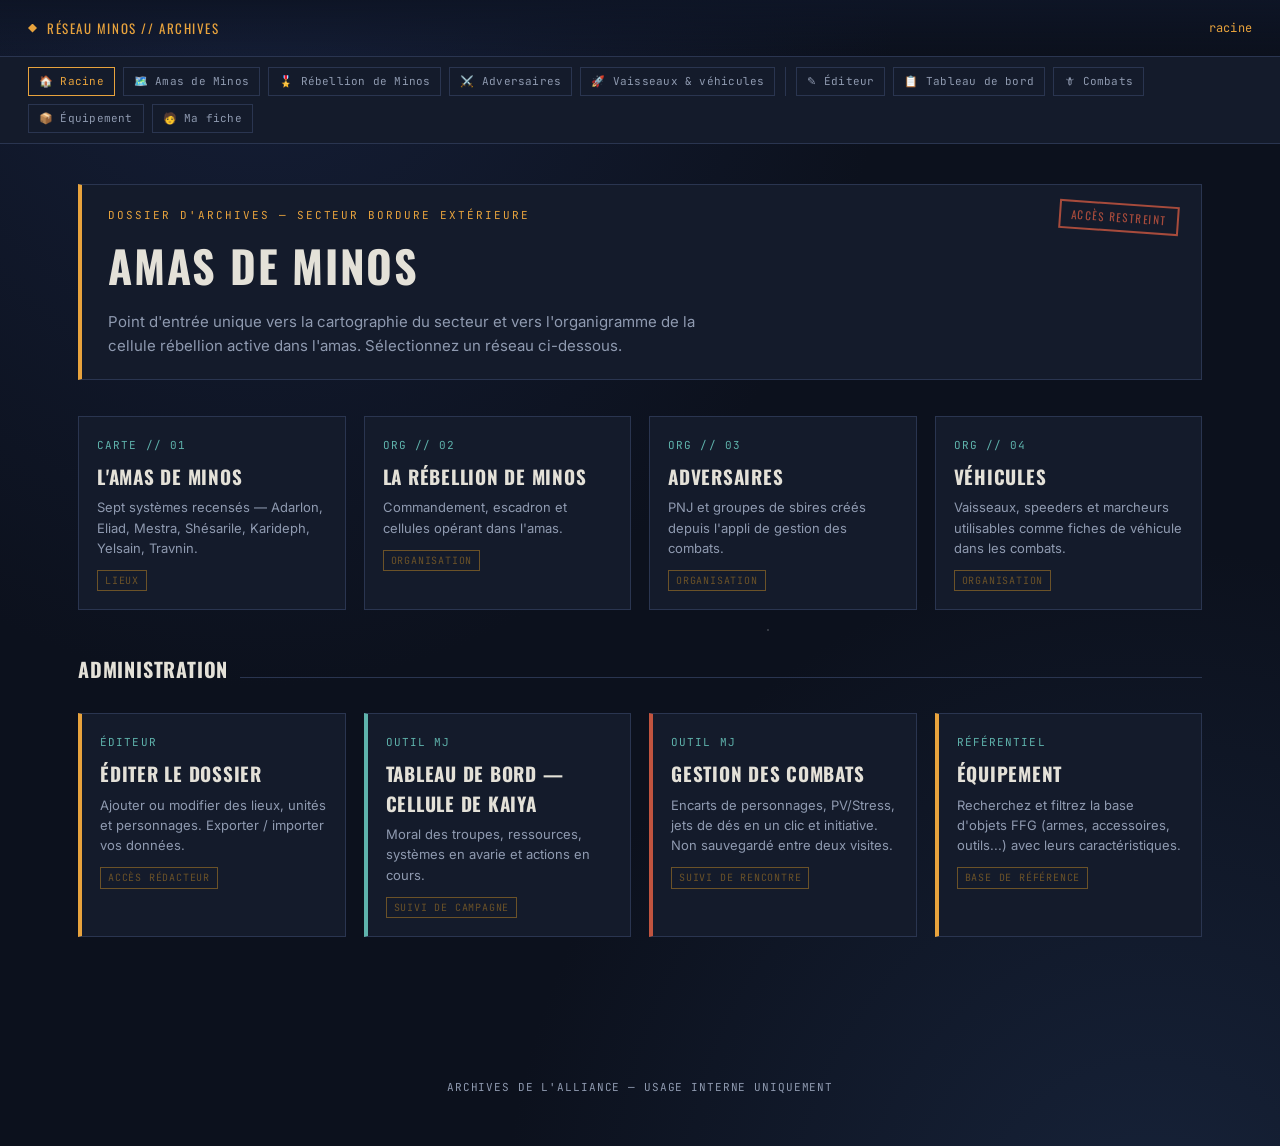
<file: index.html>
<!DOCTYPE html>
<html lang="fr">
<head>
<meta charset="UTF-8">
<meta name="viewport" content="width=device-width, initial-scale=1.0">
<title>Réseau Minos — Dossier de la Rébellion</title>
<link rel="stylesheet" href="assets/css/style.css">
</head>
<body>

<div class="topbar">
  <a href="index.html" class="brand">RÉSEAU MINOS // ARCHIVES</a>
  <div class="breadcrumb"><span class="here">racine</span></div>
</div>

<div class="quicknav">
  <a href="index.html" class="active">🏠 Racine</a>
  <a href="zones/amas-de-minos.html">🗺️ Amas de Minos</a>
  <a href="zones/rebellion-de-minos.html">🎖️ Rébellion de Minos</a>
  <a href="cellules/unite.html?id=adversaires">⚔️ Adversaires</a>
  <a href="cellules/unite.html?id=vaisseaux">🚀 Vaisseaux & véhicules</a>
  <span class="qn-sep"></span>
  <a href="editeur.html">✎ Éditeur</a>
  <a href="outils/tableau-de-bord.html">📋 Tableau de bord</a>
  <a href="outils/combats.html">🗡 Combats</a>
  <a href="outils/equipement.html">📦 Équipement</a>
  <a href="outils/ma-fiche.html">🧑 Ma fiche</a>
</div>

<div class="wrap">

  <div class="dossier-head">
    <div class="stamp">Accès restreint</div>
    <div class="eyebrow">Dossier d'archives — secteur Bordure Extérieure</div>
    <h1>Amas de Minos</h1>
    <p class="lead">Point d'entrée unique vers la cartographie du secteur et vers l'organigramme de la cellule
    rébellion active dans l'amas. Sélectionnez un réseau ci-dessous.</p>
  </div>

  <div class="node-grid">
    <a class="node-card" href="zones/amas-de-minos.html">
      <div class="idx">CARTE // 01</div>
      <h3>L'Amas de Minos</h3>
      <p>Sept systèmes recensés — Adarlon, Eliad, Mestra, Shésarile, Karideph, Yelsain, Travnin.</p>
      <span class="tag">Lieux</span>
    </a>
    <a class="node-card" href="zones/rebellion-de-minos.html">
      <div class="idx">ORG // 02</div>
      <h3>La Rébellion de Minos</h3>
      <p>Commandement, escadron et cellules opérant dans l'amas.</p>
      <span class="tag">Organisation</span>
    </a>
    <a class="node-card" href="cellules/unite.html?id=adversaires">
      <div class="idx">ORG // 03</div>
      <h3>Adversaires</h3>
      <p>PNJ et groupes de sbires créés depuis l'appli de gestion des combats.</p>
      <span class="tag">Organisation</span>
    </a>
    <a class="node-card" href="cellules/unite.html?id=vaisseaux">
      <div class="idx">ORG // 04</div>
      <h3>Véhicules</h3>
      <p>Vaisseaux, speeders et marcheurs utilisables comme fiches de véhicule dans les combats.</p>
      <span class="tag">Organisation</span>
    </a>
  </div>

  <div class="section-title"><h2>Administration</h2><div class="rule"></div></div>
  <div class="node-grid">
    <a class="node-card" href="editeur.html" style="border-left:4px solid var(--amber);">
      <div class="idx">ÉDITEUR</div>
      <h3>Éditer le dossier</h3>
      <p>Ajouter ou modifier des lieux, unités et personnages. Exporter / importer vos données.</p>
      <span class="tag">Accès rédacteur</span>
    </a>
    <a class="node-card" href="outils/tableau-de-bord.html" style="border-left:4px solid var(--teal);">
      <div class="idx">OUTIL MJ</div>
      <h3>Tableau de bord — Cellule de Kaiya</h3>
      <p>Moral des troupes, ressources, systèmes en avarie et actions en cours.</p>
      <span class="tag">Suivi de campagne</span>
    </a>
    <a class="node-card" href="outils/combats.html" style="border-left:4px solid #c1543f;">
      <div class="idx">OUTIL MJ</div>
      <h3>Gestion des combats</h3>
      <p>Encarts de personnages, PV/Stress, jets de dés en un clic et initiative. Non sauvegardé entre deux visites.</p>
      <span class="tag">Suivi de rencontre</span>
    </a>
    <a class="node-card" href="outils/equipement.html" style="border-left:4px solid var(--amber);">
      <div class="idx">RÉFÉRENTIEL</div>
      <h3>Équipement</h3>
      <p>Recherchez et filtrez la base d'objets FFG (armes, accessoires, outils...) avec leurs caractéristiques.</p>
      <span class="tag">Base de référence</span>
    </a>
  </div>

</div>

<footer>ARCHIVES DE L'ALLIANCE — USAGE INTERNE UNIQUEMENT</footer>
</body>
</html>
</file>
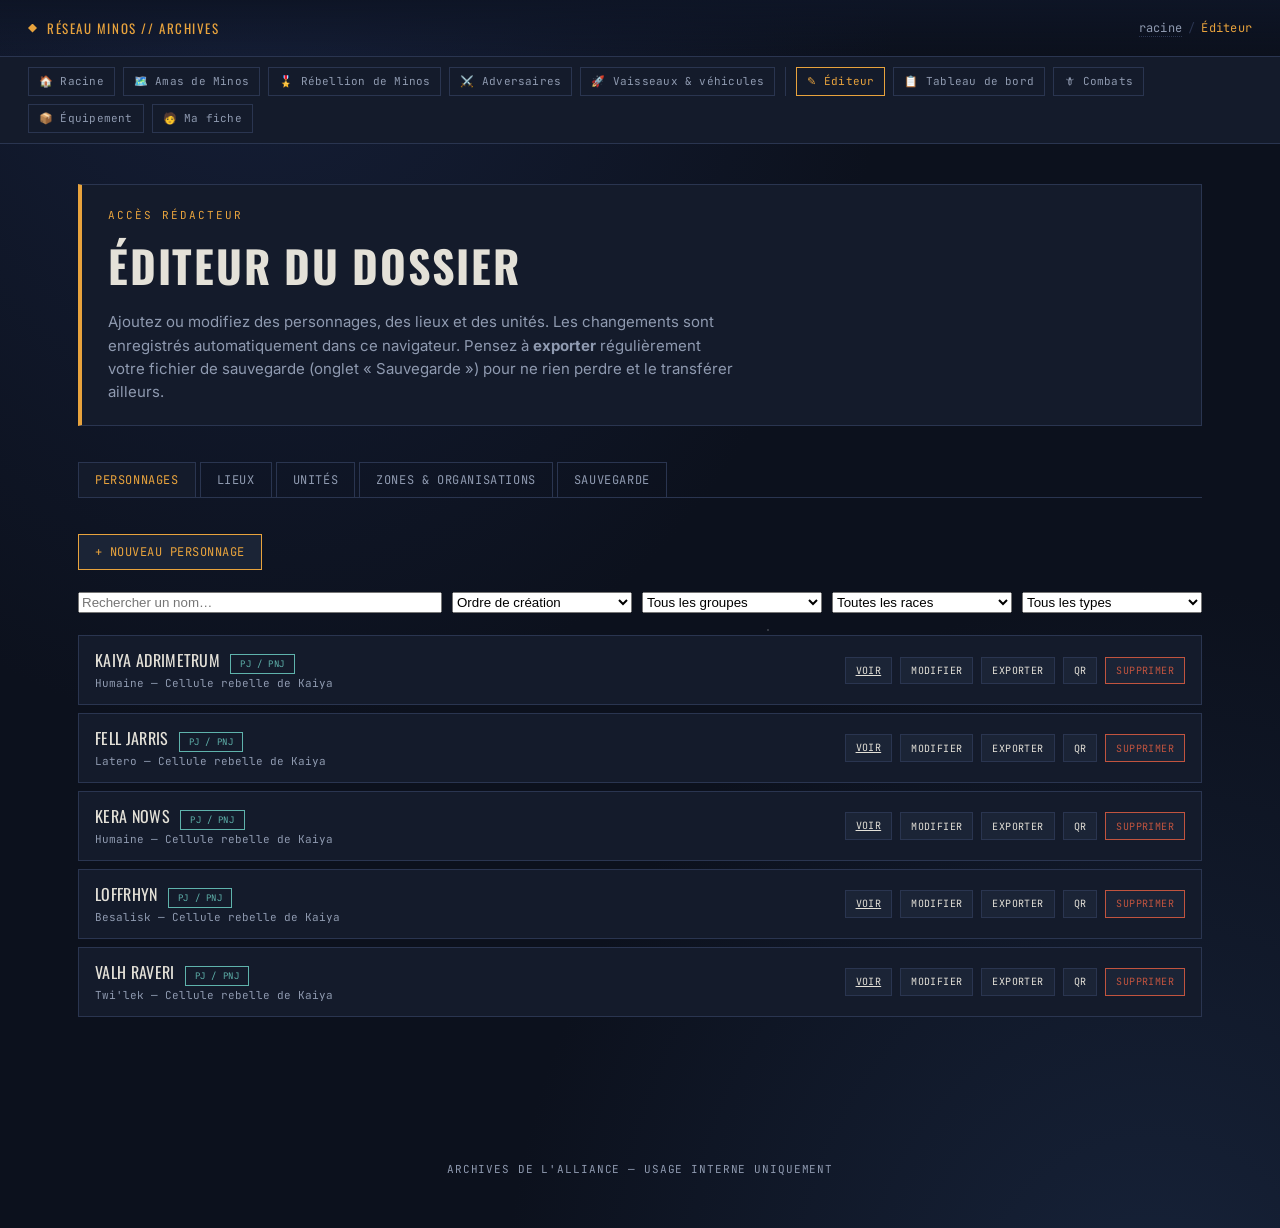
<file: editeur.html>
<!DOCTYPE html>
<html lang="fr">
<head>
<meta charset="UTF-8">
<meta name="viewport" content="width=device-width, initial-scale=1.0">
<title>Éditeur — Réseau Minos</title>
<link rel="stylesheet" href="assets/css/style.css">
</head>
<body>

<div class="topbar">
  <a href="index.html" class="brand">RÉSEAU MINOS // ARCHIVES</a>
  <div class="breadcrumb"><a href="index.html">racine</a><span class="sep">/</span><span class="here">Éditeur</span></div>
</div>

<div class="quicknav">
  <a href="index.html">🏠 Racine</a>
  <a href="zones/amas-de-minos.html">🗺️ Amas de Minos</a>
  <a href="zones/rebellion-de-minos.html">🎖️ Rébellion de Minos</a>
  <a href="cellules/unite.html?id=adversaires">⚔️ Adversaires</a>
  <a href="cellules/unite.html?id=vaisseaux">🚀 Vaisseaux & véhicules</a>
  <span class="qn-sep"></span>
  <a href="editeur.html" class="active">✎ Éditeur</a>
  <a href="outils/tableau-de-bord.html">📋 Tableau de bord</a>
  <a href="outils/combats.html">🗡 Combats</a>
  <a href="outils/equipement.html">📦 Équipement</a>
  <a href="outils/ma-fiche.html">🧑 Ma fiche</a>
</div>

<div class="wrap">

  <div class="dossier-head">
    <div class="eyebrow">Accès rédacteur</div>
    <h1>Éditeur du dossier</h1>
    <p class="lead">Ajoutez ou modifiez des personnages, des lieux et des unités. Les changements sont
    enregistrés automatiquement dans ce navigateur. Pensez à <strong>exporter</strong> régulièrement
    votre fichier de sauvegarde (onglet « Sauvegarde ») pour ne rien perdre et le transférer ailleurs.</p>
  </div>

  <div class="tabs">
    <button class="tab-btn active" data-tab="personnages">Personnages</button>
    <button class="tab-btn" data-tab="lieux">Lieux</button>
    <button class="tab-btn" data-tab="unites">Unités</button>
    <button class="tab-btn" data-tab="zonesorgs">Zones &amp; organisations</button>
    <button class="tab-btn" data-tab="sauvegarde">Sauvegarde</button>
  </div>

  <!-- ============ PERSONNAGES ============ -->
  <div class="tab-panel active" id="tab-personnages">
    <div class="toolbar">
      <button class="btn primary" onclick="openPersonnageForm()">+ Nouveau personnage</button>
    </div>

    <div class="toolbar" style="flex-wrap:wrap; gap:10px;">
      <input type="text" id="pl-search" placeholder="Rechercher un nom…" style="flex:2; min-width:200px;" oninput="renderPersonnagesList()">
      <select id="pl-sort" style="flex:1; min-width:160px;" onchange="renderPersonnagesList()">
        <option value="creation">Ordre de création</option>
        <option value="alpha">Ordre alphabétique</option>
      </select>
      <select id="pl-filter-unite" style="flex:1; min-width:160px;" onchange="renderPersonnagesList()">
        <option value="">Tous les groupes</option>
      </select>
      <select id="pl-filter-race" style="flex:1; min-width:160px;" onchange="renderPersonnagesList()">
        <option value="">Toutes les races</option>
      </select>
      <select id="pl-filter-type" style="flex:1; min-width:160px;" onchange="renderPersonnagesList()">
        <option value="">Tous les types</option>
        <option value="pj">Standard (PJ/PNJ)</option>
        <option value="sbires">Groupe de sbires</option>
        <option value="vaisseau">Vaisseau / Véhicule</option>
      </select>
    </div>

    <div class="admin-list" id="list-personnages"></div>

    <div class="form-box" id="form-personnage">
      <h3 id="pf-title">Nouveau personnage</h3>
      <input type="hidden" id="pf-id">

      <div class="field-row">
        <div class="field"><label>Nom</label><input type="text" id="pf-nom"></div>
        <div class="field"><label>Unité / cellule</label><select id="pf-unite"></select></div>
        <div class="field"><label>Lieu (optionnel)</label><select id="pf-lieu"><option value="">— aucun —</option></select></div>
      </div>

      <div class="field">
        <label>Type de personnage</label>
        <select id="pf-type" onchange="togglePersonnageType()">
          <option value="pj">Standard (PJ / PNJ nommé)</option>
          <option value="sbires">Groupe de sbires</option>
          <option value="vaisseau">Vaisseau / Véhicule (speeder, marcheur...)</option>
        </select>
      </div>

      <div class="field-row">
        <div class="field"><label>Race</label><input type="text" id="pf-race"></div>
        <div class="field"><label>Sexe</label><input type="text" id="pf-sexe"></div>
        <div class="field"><label>Âge</label><input type="text" id="pf-age"></div>
        <div class="field"><label>Taille</label><input type="text" id="pf-taille"></div>
      </div>

      <div class="field"><label>Motivation</label><input type="text" id="pf-motivation"></div>
      <div class="field"><label>Historique</label><textarea id="pf-historique" placeholder="Un paragraphe par ligne vide entre deux paragraphes."></textarea></div>

      <div class="field-row">
        <div class="field"><label>Obligation / Devoir</label><input type="text" id="pf-obligation"></div>
        <div class="field"><label>Carrière</label><input type="text" id="pf-carriere"></div>
        <div class="field"><label>Spécialisation</label><input type="text" id="pf-specialisation"></div>
      </div>

      <div class="field"><label>Portrait</label>
        <div class="file-drop" onclick="document.getElementById('pf-portrait-file').click()">Cliquer pour choisir une image</div>
        <input type="file" id="pf-portrait-file" accept="image/*" style="display:none">
        <img id="pf-portrait-preview" class="file-preview">
        <input type="hidden" id="pf-portrait-data">
      </div>

      <div id="pf-block-carac">
        <div class="section-title"><h2>Caractéristiques</h2><div class="rule"></div></div>
        <p class="section-note">Laissez tout à vide si les caractéristiques ne sont pas encore connues.</p>
        <div class="carac-grid">
          <div class="field"><label>Vigueur</label><input type="number" id="pf-vig" min="0" max="6"></div>
          <div class="field"><label>Agilité</label><input type="number" id="pf-agi" min="0" max="6"></div>
          <div class="field"><label>Intelligence</label><input type="number" id="pf-int" min="0" max="6"></div>
          <div class="field"><label>Ruse</label><input type="number" id="pf-rus" min="0" max="6"></div>
          <div class="field"><label>Volonté</label><input type="number" id="pf-vol" min="0" max="6"></div>
          <div class="field"><label>Présence</label><input type="number" id="pf-pre" min="0" max="6"></div>
        </div>
      </div>

      <div id="pf-block-sbires" style="display:none;">
        <div class="section-title"><h2>Groupe de sbires</h2><div class="rule"></div></div>
        <p class="section-note">Le rang de chaque compétence tient lieu de caractéristique+compétence combinées (règle des groupes de sbires FFG).</p>
        <div class="field-row">
          <div class="field"><label>Points de blessure par sbire</label><input type="number" id="pf-pv-individuel" min="1" value="5"></div>
          <div class="field"><label>Nombre de sbires (groupe complet)</label><input type="number" id="pf-nombre-sbires" min="1" value="3"></div>
        </div>
      </div>

      <div class="section-title"><h2>Compétences entraînées</h2><div class="rule"></div></div>
      <p class="section-note" id="pf-competences-sbires-note" style="display:none;">Groupe de sbires : le rang saisi ci-dessous est ignoré. Il est automatiquement remplacé par (nombre de sbires actuel − 1), combiné à la caractéristique correspondante.</p>
      <div class="dyn-list" id="pf-competences"></div>
      <button class="btn small" onclick="addCompetenceRow()">+ Ajouter une compétence</button>

      <div class="section-title"><h2>Capacités spéciales</h2><div class="rule"></div></div>
      <div class="dyn-list" id="pf-capacites"></div>
      <button class="btn small" onclick="addCapaciteRow()">+ Ajouter une capacité</button>

      <div class="section-title"><h2>Armes / attaques</h2><div class="rule"></div></div>
      <div class="dyn-list" id="pf-armes"></div>
      <button class="btn small" onclick="addArmeRow()">+ Ajouter une arme</button>

      <div id="pf-block-vaisseau" style="display:none;">
        <div class="section-title"><h2>Caractéristiques de vaisseau</h2><div class="rule"></div></div>
        <div class="field-row">
          <div class="field"><label>Gabarit</label><input type="number" id="pf-gabarit" min="0" value="3"></div>
          <div class="field"><label>Vitesse</label><input type="number" id="pf-vitesse" value="3"></div>
          <div class="field"><label>Manœuvrabilité</label><input type="number" id="pf-manoeuvrabilite" value="0"></div>
        </div>
        <p class="section-note">Manœuvrabilité positive = dés d'Avantage ; négative = dés de Désavantage ajoutés aux tests de pilotage.</p>

        <div class="section-title"><h2>Fiche technique</h2><div class="rule"></div></div>
        <div class="field-row">
          <div class="field"><label>Hyperpropulseur</label><input type="text" id="pf-hyperpropulseur" placeholder="ex : Principal : classe 2, Secours : classe 12"></div>
          <div class="field"><label>Navordinateur</label><input type="text" id="pf-navordinateur" placeholder="Oui / Non / Aucun"></div>
          <div class="field"><label>Capacité de la soute</label><input type="text" id="pf-capacite-soute"></div>
        </div>
        <div class="field-row">
          <div class="field"><label>Équipage</label><input type="text" id="pf-equipage-txt"></div>
          <div class="field"><label>Passagers</label><input type="text" id="pf-passagers-txt"></div>
          <div class="field"><label>Autonomie</label><input type="text" id="pf-autonomie"></div>
        </div>
        <div class="field-row">
          <div class="field"><label>Prix</label><input type="text" id="pf-prix-txt" placeholder="ex : 4200 crédits"></div>
          <div class="field"><label>Rareté</label><input type="text" id="pf-rarete-txt"></div>
          <div class="field"><label>Points de personnalisation</label><input type="text" id="pf-points-customisation"></div>
        </div>
      </div>

      <div class="section-title"><h2>Encaissement / Défense / Santé / Stress</h2><div class="rule"></div></div>
      <div class="field-row">
        <div class="field"><label id="pf-enc-label">Encaissement</label><input type="number" id="pf-enc"></div>
        <div class="field"><label id="pf-defcac-label">Défense CàC</label><input type="number" id="pf-defcac"></div>
        <div class="field"><label id="pf-defdist-label">Défense distance</label><input type="number" id="pf-defdist"></div>
        <div class="field" id="pf-block-ecrans-extra" style="display:none;"><label>Écran droit</label><input type="number" id="pf-ecrandroit"></div>
        <div class="field" id="pf-block-ecrans-extra2" style="display:none;"><label>Écran gauche</label><input type="number" id="pf-ecrangauche"></div>
        <div class="field"><label>Adversité</label><input type="number" id="pf-adversite" min="0"></div>
        <div class="field" id="pf-block-santemax"><label id="pf-santemax-label">Points de blessure max</label><input type="number" id="pf-santemax"></div>
        <div class="field" id="pf-block-stressmax"><label id="pf-stressmax-label">Stress max</label><input type="number" id="pf-stressmax"></div>
      </div>

      <div class="toolbar">
        <button class="btn primary" onclick="savePersonnage()">Enregistrer</button>
        <button class="btn" onclick="closeForm('form-personnage')">Annuler</button>
      </div>
    </div>
  </div>

  <!-- ============ LIEUX ============ -->
  <div class="tab-panel" id="tab-lieux">
    <div class="toolbar">
      <button class="btn primary" onclick="openLieuForm()">+ Nouveau lieu</button>
    </div>
    <div class="admin-list" id="list-lieux"></div>

    <div class="form-box" id="form-lieu">
      <h3 id="lf-title">Nouveau lieu</h3>
      <input type="hidden" id="lf-id">
      <div class="field-row">
        <div class="field"><label>Nom</label><input type="text" id="lf-nom"></div>
        <div class="field"><label>Zone</label><select id="lf-zone"></select></div>
      </div>

      <div class="field"><label>Image</label>
        <div class="file-drop" onclick="document.getElementById('lf-image-file').click()">Cliquer pour choisir une image</div>
        <input type="file" id="lf-image-file" accept="image/*" style="display:none">
        <img id="lf-image-preview" class="file-preview">
        <input type="hidden" id="lf-image-data">
      </div>

      <div class="field"><label>Description</label><textarea id="lf-description"></textarea></div>

      <div class="section-title"><h2>Caractéristiques</h2><div class="rule"></div></div>
      <p class="section-note">Ex : Gravité, Terrain, Population, Gouvernement, Climat… libre à vous.</p>
      <div class="dyn-list" id="lf-caracteristiques"></div>
      <button class="btn small" type="button" onclick="addCaracteristiqueRow()">+ Ajouter une caractéristique</button>

      <div class="section-title"><h2>Points d'intérêt</h2><div class="rule"></div></div>
      <div id="lf-points-interet"></div>
      <button class="btn small" type="button" onclick="addPointInteretRow()">+ Ajouter un point d'intérêt</button>

      <div class="toolbar">
        <button class="btn primary" onclick="saveLieu()">Enregistrer</button>
        <button class="btn" onclick="closeForm('form-lieu')">Annuler</button>
      </div>
    </div>
  </div>

  <!-- ============ UNITES ============ -->
  <div class="tab-panel" id="tab-unites">
    <div class="toolbar">
      <button class="btn primary" onclick="openUniteForm()">+ Nouvelle unité</button>
    </div>
    <div class="admin-list" id="list-unites"></div>

    <div class="form-box" id="form-unite">
      <h3 id="uf-title">Nouvelle unité</h3>
      <input type="hidden" id="uf-id">
      <div class="field-row">
        <div class="field"><label>Nom</label><input type="text" id="uf-nom"></div>
        <div class="field"><label>Organisation</label><select id="uf-org"></select></div>
      </div>
      <div class="field"><label>Description</label><textarea id="uf-description"></textarea></div>
      <div class="toolbar">
        <button class="btn primary" onclick="saveUnite()">Enregistrer</button>
        <button class="btn" onclick="closeForm('form-unite')">Annuler</button>
      </div>
    </div>
  </div>

  <!-- ============ ZONES & ORGS ============ -->
  <div class="tab-panel" id="tab-zonesorgs">
    <div class="section-title"><h2>Zones globales</h2><div class="rule"></div></div>
    <div class="toolbar"><button class="btn primary" onclick="openZoneForm()">+ Nouvelle zone</button></div>
    <div class="admin-list" id="list-zones"></div>
    <div class="form-box" id="form-zone">
      <h3 id="zf-title">Nouvelle zone</h3>
      <input type="hidden" id="zf-id">
      <div class="field"><label>Nom</label><input type="text" id="zf-nom"></div>
      <div class="field"><label>Description</label><textarea id="zf-description"></textarea></div>
      <div class="toolbar">
        <button class="btn primary" onclick="saveZone()">Enregistrer</button>
        <button class="btn" onclick="closeForm('form-zone')">Annuler</button>
      </div>
    </div>

    <div class="section-title"><h2>Organisations</h2><div class="rule"></div></div>
    <div class="toolbar"><button class="btn primary" onclick="openOrgForm()">+ Nouvelle organisation</button></div>
    <div class="admin-list" id="list-orgs"></div>
    <div class="form-box" id="form-org">
      <h3 id="of-title">Nouvelle organisation</h3>
      <input type="hidden" id="of-id">
      <div class="field"><label>Nom</label><input type="text" id="of-nom"></div>
      <div class="field"><label>Description</label><textarea id="of-description"></textarea></div>
      <div class="toolbar">
        <button class="btn primary" onclick="saveOrg()">Enregistrer</button>
        <button class="btn" onclick="closeForm('form-org')">Annuler</button>
      </div>
    </div>
  </div>

  <!-- ============ SAUVEGARDE ============ -->
  <div class="tab-panel" id="tab-sauvegarde">
    <div class="panel-box">
      <h4>À propos du stockage</h4>
      <p>Vos données sont enregistrées automatiquement dans le stockage local de <strong>ce navigateur,
      sur cet ordinateur</strong>. Elles ne sont pas synchronisées ailleurs et peuvent être perdues si
      vous videz le cache du navigateur.</p>
      <p>Exportez régulièrement un fichier de sauvegarde JSON, et utilisez « Importer » pour le recharger
      ici ou sur un autre ordinateur.</p>
      <p><strong>Importer un fichier JSON</strong> remplace <em>tout</em> votre dossier actuel. Pour ajouter du
      contenu (ex : de nouveaux vaisseaux) sans rien perdre, utilisez plutôt <strong>Importer en complément</strong> :
      seuls les éléments dont l'id n'existe pas déjà chez vous seront ajoutés.</p>
    </div>
    <div class="toolbar">
      <button class="btn primary" onclick="exportData()">⬇ Exporter le fichier JSON</button>
      <button class="btn" onclick="document.getElementById('import-file').click()">⬆ Importer un fichier JSON (remplace tout)</button>
      <input type="file" id="import-file" accept="application/json" style="display:none">
      <button class="btn" onclick="document.getElementById('merge-file').click()">➕ Importer en complément (fusion)</button>
      <input type="file" id="merge-file" accept="application/json" style="display:none">
      <button class="btn" onclick="document.getElementById('sync-file').click()">🔄 Importer / mettre à jour une fiche</button>
      <input type="file" id="sync-file" accept="application/json" style="display:none">
      <button class="btn" onclick="openScanUpdateForm()">📷 Scanner un QR joueur</button>
      <button class="btn danger" onclick="doReset()">Réinitialiser aux données de départ</button>
    </div>
    <p class="section-note" style="margin-top:6px;"><strong>Importer / mettre à jour</strong> ajoute les éléments
    nouveaux comme l'import en complément, mais <em>remplace</em> ceux dont l'id existe déjà — utile pour récupérer
    la fiche d'un joueur qu'il a modifiée de son côté (voir <a href="outils/ma-fiche.html">Ma fiche</a>).</p>

    <div class="panel-box" style="margin-top:18px;">
      <h4>Retirer un lot importé par préfixe d'id</h4>
      <p>Utile si un import en complément contenait une erreur à corriger : supprime tous les personnages
      dont l'id commence par le préfixe indiqué (ex : <code>veh-</code> pour les 132 vaisseaux importés),
      puis réimportez le fichier corrigé en complément.</p>
      <div class="field" style="max-width:260px;"><label>Préfixe d'id</label><input type="text" id="prefix-remove-input" placeholder="ex : veh-"></div>
      <div class="toolbar"><button class="btn danger" onclick="doRemoveByPrefix()">🗑 Supprimer les personnages avec ce préfixe</button></div>
    </div>
  </div>

</div>

<!-- ============ MODALE : PARTAGE QR ============ -->
<div class="form-box" id="qr-modal">
  <h3 id="qr-modal-title">QR</h3>
  <p class="section-note">À faire scanner par le joueur sur la page <a href="outils/ma-fiche.html" target="_blank">Ma fiche</a>.</p>
  <div id="qr-modal-code" style="display:flex; justify-content:center; padding:12px; background:#fff;"></div>
  <p class="section-note" id="qr-modal-warning" style="display:none; color:#c1543f;"></p>
  <div class="toolbar">
    <button class="btn" id="qr-modal-copy">📋 Copier le lien</button>
    <button class="btn" onclick="closeForm('qr-modal')">Fermer</button>
  </div>
</div>

<!-- ============ MODALE : SCANNER UNE FICHE JOUEUR ============ -->
<div class="form-box" id="scan-update-modal">
  <h3>Scanner le QR du joueur</h3>
  <p class="section-note">Pointe la caméra vers l'écran du joueur affichant son QR « Ma fiche ».</p>
  <video id="scan-update-video" style="width:100%; max-width:420px; display:block; margin:0 auto;" muted playsinline></video>
  <canvas id="scan-update-canvas" style="display:none;"></canvas>
  <div class="toolbar" style="justify-content:center; margin-top:10px;">
    <button class="btn" onclick="stopEditeurScan()">Annuler</button>
  </div>
</div>

<div class="toast" id="toast"></div>

<footer>ARCHIVES DE L'ALLIANCE — USAGE INTERNE UNIQUEMENT</footer>

<script>const ROOT = "";</script>
<script src="assets/js/vendor/lz-string.min.js"></script>
<script src="assets/js/vendor/qrcode.min.js"></script>
<script src="assets/js/vendor/jsQR.js"></script>
<script src="assets/js/qr-share.js"></script>
<script src="assets/js/skills.js"></script>
<script src="assets/js/data.js"></script>
<script src="assets/js/render.js"></script>
<script src="assets/js/editeur.js"></script>
</body>
</html>
</file>
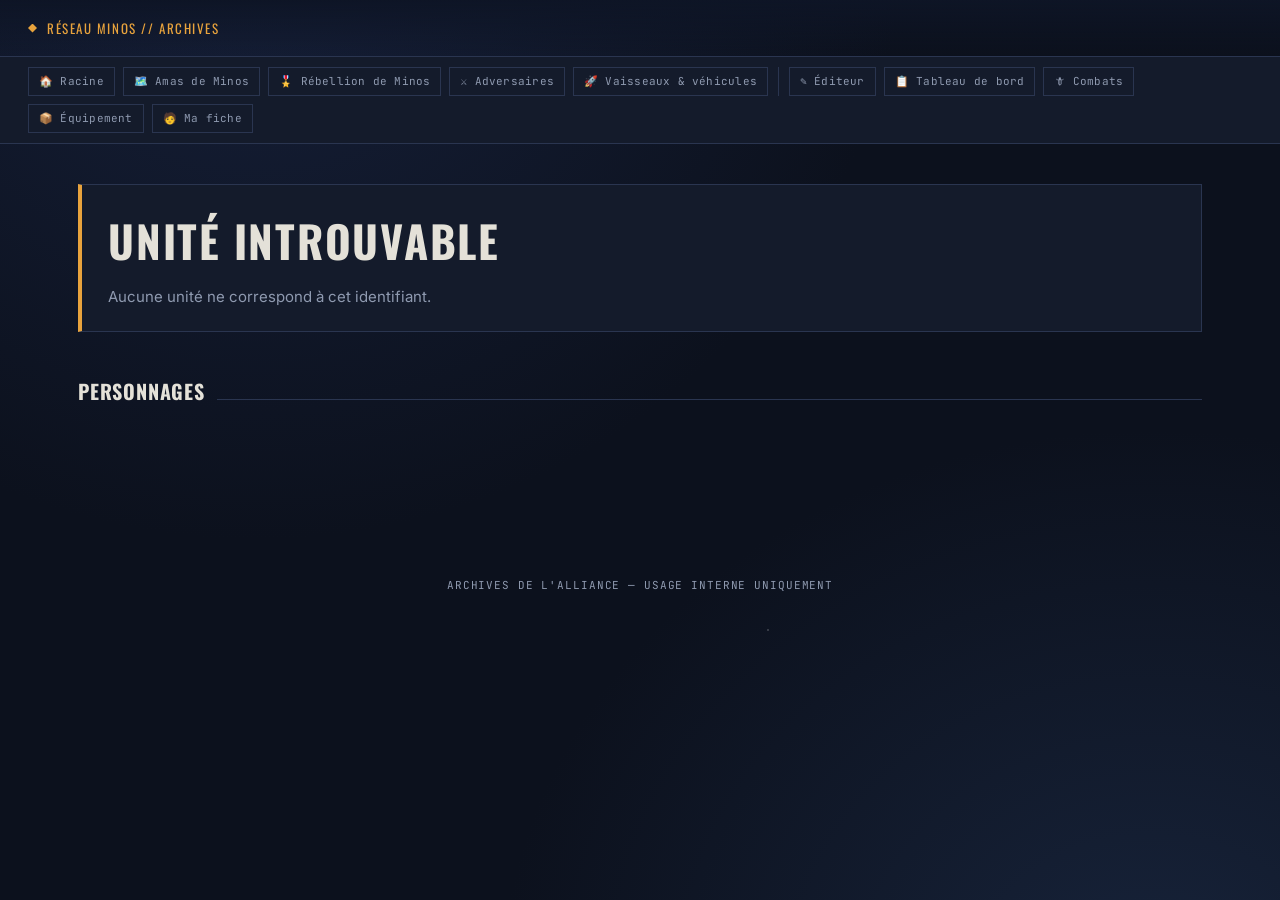
<file: cellules/unite.html>
<!DOCTYPE html>
<html lang="fr">
<head>
<meta charset="UTF-8">
<meta name="viewport" content="width=device-width, initial-scale=1.0">
<title>Unité — Rébellion de Minos</title>
<link rel="stylesheet" href="../assets/css/style.css">
</head>
<body>

<div class="topbar">
  <a href="../index.html" class="brand">RÉSEAU MINOS // ARCHIVES</a>
  <div class="breadcrumb" id="breadcrumb"></div>
</div>

<div class="quicknav">
  <a href="../index.html">🏠 Racine</a>
  <a href="../zones/amas-de-minos.html">🗺️ Amas de Minos</a>
  <a href="../zones/rebellion-de-minos.html">🎖️ Rébellion de Minos</a>
  <a href="../cellules/unite.html?id=adversaires">⚔️ Adversaires</a>
  <a href="../cellules/unite.html?id=vaisseaux">🚀 Vaisseaux & véhicules</a>
  <span class="qn-sep"></span>
  <a href="../editeur.html">✎ Éditeur</a>
  <a href="../outils/tableau-de-bord.html">📋 Tableau de bord</a>
  <a href="../outils/combats.html">🗡 Combats</a>
  <a href="../outils/equipement.html">📦 Équipement</a>
  <a href="../outils/ma-fiche.html">🧑 Ma fiche</a>
</div>

<div class="wrap">
  <div class="dossier-head" id="dossier-head"></div>

  <div class="equip-filters" id="veh-filters" style="display:none;">
    <div class="field search">
      <label>Recherche</label>
      <input type="text" id="veh-search" placeholder="Nom du vaisseau/véhicule...">
    </div>
    <div class="field">
      <label>Catégorie</label>
      <select id="veh-categorie"><option value="">Toutes</option></select>
    </div>
    <div class="field" id="veh-soustype-field" style="display:none;">
      <label>Sous-type</label>
      <select id="veh-soustype"><option value="">Tous</option></select>
    </div>
  </div>
  <p class="equip-count" id="veh-count" style="display:none;"></p>

  <div class="section-title"><h2>Personnages</h2><div class="rule"></div></div>
  <div class="char-grid" id="char-grid"></div>
</div>

<footer>ARCHIVES DE L'ALLIANCE — USAGE INTERNE UNIQUEMENT</footer>

<script>const ROOT = "../";</script>
<script src="../assets/js/skills.js"></script>
<script src="../assets/js/data.js"></script>
<script src="../assets/js/render.js"></script>
<script>
(async () => {
  const data = await loadData();
  const id = qParam("id");
  const unite = data.unites.find(u => u.id === id);

  if (!unite) {
    document.getElementById("dossier-head").innerHTML = `<h1>Unité introuvable</h1><p class="lead">Aucune unité ne correspond à cet identifiant.</p>`;
  } else {
    const org = data.organisations.find(o => o.id === unite.orgId);
    const orgIndexPages = { "rebellion-de-minos": "../zones/rebellion-de-minos.html" };
    const orgHref = orgIndexPages[unite.orgId] || "../index.html";
    const orgNom = org ? org.nom : "Réseau Minos";

    setBreadcrumb(document.getElementById("breadcrumb"), [
      { label: orgNom, href: orgHref },
      { label: unite.nom }
    ]);
    document.getElementById("dossier-head").innerHTML = `
      <div class="eyebrow">Fiche d'unité — ${escapeHtml(orgNom)}</div>
      <h1>${escapeHtml(unite.nom)}</h1>
      <p class="lead">${escapeHtml(unite.description) || "Aucune information confirmée pour cette unité."}</p>
    `;
    const personnages = data.personnages.filter(p => p.uniteId === unite.id);

    if (unite.id === "vaisseaux") {
      setupVehiculesFilters(personnages);
    } else {
      renderCharGrid(document.getElementById("char-grid"), personnages);
    }
  }
})();

function setupVehiculesFilters(personnages) {
  document.getElementById("veh-filters").style.display = "";
  document.getElementById("veh-count").style.display = "";

  // Catégorie = partie avant " — " de p.carriere ; sous-type = partie après, si présente.
  const splitCarriere = p => {
    const c = p.carriere || "Autre";
    const idx = c.indexOf(" — ");
    return idx === -1 ? [c, null] : [c.slice(0, idx), c.slice(idx + 3)];
  };

  const categories = [...new Set(personnages.map(p => splitCarriere(p)[0]))].sort((a, b) => a.localeCompare(b, "fr"));
  const selCat = document.getElementById("veh-categorie");
  categories.forEach(c => { selCat.innerHTML += `<option value="${escapeHtml(c)}">${escapeHtml(c)}</option>`; });

  const selSousType = document.getElementById("veh-soustype");
  const sousTypeField = document.getElementById("veh-soustype-field");

  function updateSousTypeOptions() {
    const cat = selCat.value;
    const sousTypes = [...new Set(
      personnages.filter(p => !cat || splitCarriere(p)[0] === cat)
        .map(p => splitCarriere(p)[1]).filter(Boolean)
    )].sort((a, b) => a.localeCompare(b, "fr"));
    if (!cat || !sousTypes.length) {
      sousTypeField.style.display = "none";
      selSousType.value = "";
      return;
    }
    sousTypeField.style.display = "";
    selSousType.innerHTML = `<option value="">Tous</option>` + sousTypes.map(s => `<option value="${escapeHtml(s)}">${escapeHtml(s)}</option>`).join("");
  }

  function render() {
    const q = document.getElementById("veh-search").value.trim().toLowerCase();
    const cat = selCat.value;
    const sousType = selSousType.value;
    const filtered = personnages.filter(p => {
      const [pc, ps] = splitCarriere(p);
      if (cat && pc !== cat) return false;
      if (sousType && ps !== sousType) return false;
      if (q && !p.nom.toLowerCase().includes(q)) return false;
      return true;
    });
    document.getElementById("veh-count").textContent =
      `${filtered.length} vaisseau${filtered.length > 1 ? "x" : ""}/véhicule${filtered.length > 1 ? "s" : ""} sur ${personnages.length}`;
    renderCharGrid(document.getElementById("char-grid"), filtered);
  }

  document.getElementById("veh-search").addEventListener("input", render);
  selCat.addEventListener("change", () => { updateSousTypeOptions(); render(); });
  selSousType.addEventListener("change", render);

  render();
}
</script>
</body>
</html>
</file>
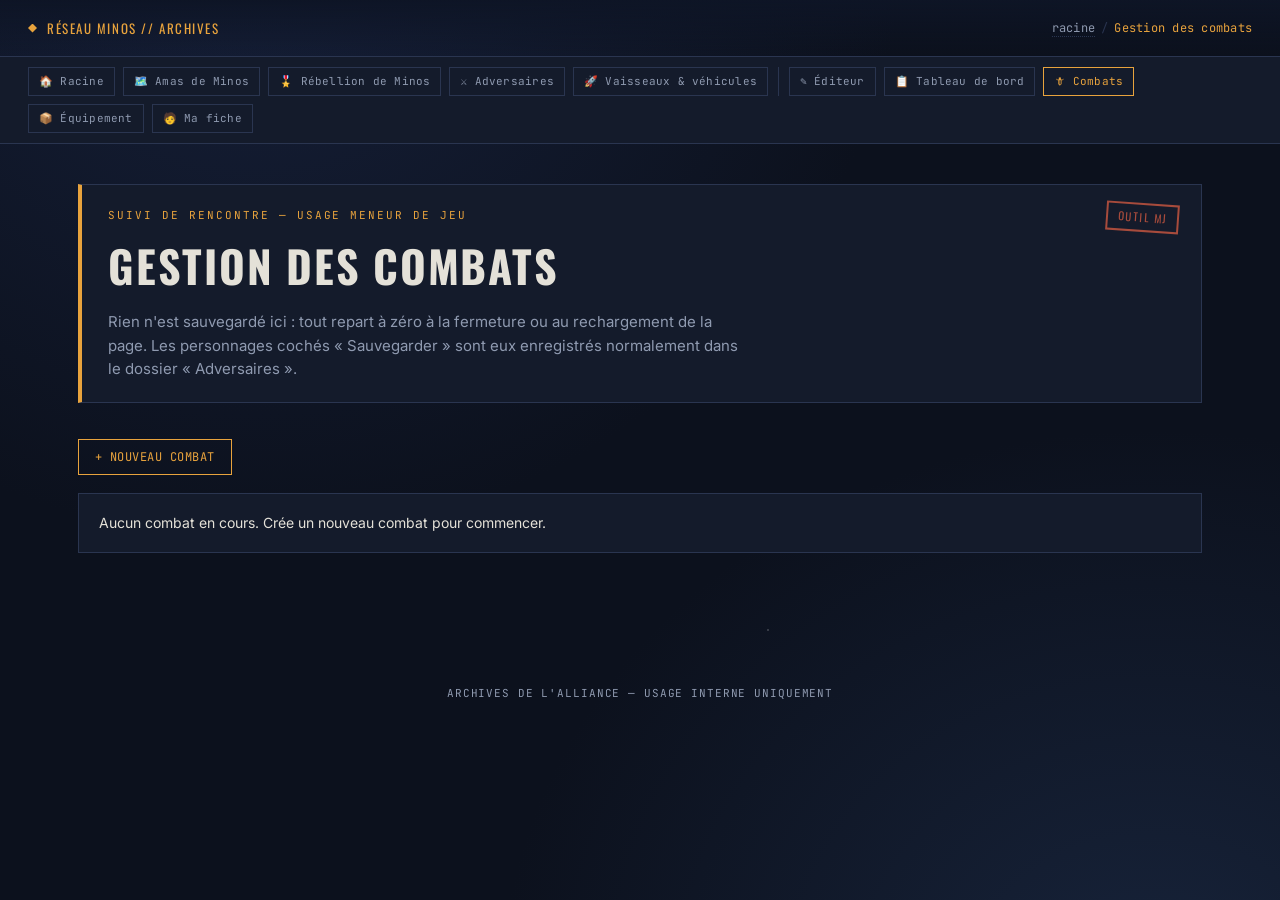
<file: outils/combats.html>
<!DOCTYPE html>
<html lang="fr">
<head>
<meta charset="UTF-8">
<meta name="viewport" content="width=device-width, initial-scale=1.0">
<title>Gestion des combats — Réseau Minos</title>
<link rel="stylesheet" href="../assets/css/style.css">
</head>
<body>

<div class="topbar">
  <a href="../index.html" class="brand">RÉSEAU MINOS // ARCHIVES</a>
  <div class="breadcrumb"><a href="../index.html">racine</a><span class="sep">/</span><span class="here">Gestion des combats</span></div>
</div>

<div class="quicknav">
  <a href="../index.html">🏠 Racine</a>
  <a href="../zones/amas-de-minos.html">🗺️ Amas de Minos</a>
  <a href="../zones/rebellion-de-minos.html">🎖️ Rébellion de Minos</a>
  <a href="../cellules/unite.html?id=adversaires">⚔️ Adversaires</a>
  <a href="../cellules/unite.html?id=vaisseaux">🚀 Vaisseaux & véhicules</a>
  <span class="qn-sep"></span>
  <a href="../editeur.html">✎ Éditeur</a>
  <a href="../outils/tableau-de-bord.html">📋 Tableau de bord</a>
  <a href="../outils/combats.html" class="active">🗡 Combats</a>
  <a href="../outils/equipement.html">📦 Équipement</a>
  <a href="../outils/ma-fiche.html">🧑 Ma fiche</a>
</div>

<div class="wrap">

  <div class="dossier-head">
    <div class="stamp">Outil MJ</div>
    <div class="eyebrow">Suivi de rencontre — usage meneur de jeu</div>
    <h1>Gestion des combats</h1>
    <p class="lead">Rien n'est sauvegardé ici : tout repart à zéro à la fermeture ou au rechargement de la page. Les personnages cochés « Sauvegarder » sont eux enregistrés normalement dans le dossier « Adversaires ».</p>
  </div>

  <!-- ============ ONGLETS DE COMBATS ============ -->
  <div class="combat-tabs" id="combat-tabs"></div>

  <div id="no-combat-box" class="panel-box" style="display:none;">
    <p style="margin:0;">Aucun combat en cours. Crée un nouveau combat pour commencer.</p>
  </div>

  <div id="combat-panel" style="display:none;">

    <div class="toolbar" style="justify-content:space-between; flex-wrap:wrap;">
      <div style="display:flex; align-items:center; gap:12px; flex-wrap:wrap;">
        <h2 id="combat-titre" style="margin:0; font-family:'Oswald',sans-serif; text-transform:uppercase; font-size:22px;"></h2>
        <span class="badge" id="combat-type-badge"></span>
        <span class="badge" id="combat-terrain-badge" style="display:none;"></span>
      </div>
      <div class="toolbar" style="margin:0;">
        <button class="btn small" id="btn-modifier-terrain" onclick="openTerrainForm()" style="display:none;">Changer de terrain</button>
        <button class="btn small" onclick="renameCurrentCombat()">Renommer</button>
        <button class="btn small danger" onclick="deleteCurrentCombat()">Supprimer ce combat</button>
      </div>
    </div>

    <!-- ============ INITIATIVE ============ -->
    <div class="section-title"><h2>Initiative</h2><div class="rule"></div></div>
    <div class="panel-box" id="initiative-box"></div>

    <!-- ============ AJOUT DE PARTICIPANTS ============ -->
    <div class="section-title"><h2>Participants</h2><div class="rule"></div></div>
    <div class="toolbar" style="flex-wrap:wrap;">
      <div class="autocomplete-wrap">
        <input type="text" id="participant-search" placeholder="Rechercher un personnage existant (PJ ou Adversaire)…" autocomplete="off" oninput="onParticipantSearch()">
        <div class="autocomplete-results" id="participant-search-results"></div>
      </div>
      <button class="btn" onclick="openPnjForm()">+ Créer un PNJ</button>
      <button class="btn" onclick="openSbireForm()">+ Créer un groupe de sbires</button>
    </div>

    <div class="combat-grid" id="participants-grid"></div>

    <!-- ============ JOURNAL DE COMBAT ============ -->
    <div class="section-title"><h2>Journal de combat</h2><div class="rule"></div></div>
    <div id="combat-journal"></div>

  </div>

  <!-- ============ FORMULAIRE : NOUVEAU COMBAT ============ -->
  <div class="form-box" id="form-nouveau-combat">
    <h3>Nouveau combat</h3>
    <div class="field"><label>Nom du combat</label><input type="text" id="ncf-nom" placeholder="Ex : Embuscade sur Adarlon"></div>
    <div class="field"><label>Type de combat</label>
      <select id="ncf-type" onchange="toggleTerrainField()">
        <option value="personnes">Combat de personnes (rapproché / à distance)</option>
        <option value="vaisseaux">Combat de vaisseaux</option>
      </select>
    </div>
    <div class="field" id="ncf-terrain-block" style="display:none;">
      <label>Type de terrain</label>
      <select id="ncf-terrain">
        <option value="1">Facile — sans obstacle (route droite, vide spatial) — Difficulté 1</option>
        <option value="2" selected>Moyen — obstacles occasionnels (route peu fréquentée, quelques vaisseaux épars) — Difficulté 2</option>
        <option value="3">Difficile — obstacles fréquents et prévisibles (route sinueuse, ville, essaim de vaisseaux) — Difficulté 3</option>
        <option value="4">Très difficile — obstacles denses ou imprévisibles (forêt, pluie de météorites, circulation chaotique) — Difficulté 4</option>
        <option value="5">Héroïque — obstacles denses et imprévisibles (champ d'astéroïdes, ville qui s'effondre) — Difficulté 5</option>
      </select>
    </div>
    <div class="toolbar">
      <button class="btn primary" onclick="createCombat()">Créer</button>
      <button class="btn" onclick="closeForm('form-nouveau-combat')">Annuler</button>
    </div>
  </div>

  <!-- ============ FORMULAIRE : CHANGER DE TERRAIN ============ -->
  <div class="form-box" id="form-terrain">
    <h3>Changer de type de terrain</h3>
    <div class="field">
      <label>Type de terrain</label>
      <select id="tf-terrain">
        <option value="1">Facile — sans obstacle (route droite, vide spatial) — Difficulté 1</option>
        <option value="2">Moyen — obstacles occasionnels (route peu fréquentée, quelques vaisseaux épars) — Difficulté 2</option>
        <option value="3">Difficile — obstacles fréquents et prévisibles (route sinueuse, ville, essaim de vaisseaux) — Difficulté 3</option>
        <option value="4">Très difficile — obstacles denses ou imprévisibles (forêt, pluie de météorites, circulation chaotique) — Difficulté 4</option>
        <option value="5">Héroïque — obstacles denses et imprévisibles (champ d'astéroïdes, ville qui s'effondre) — Difficulté 5</option>
      </select>
    </div>
    <div class="toolbar">
      <button class="btn primary" onclick="saveTerrain()">Valider</button>
      <button class="btn" onclick="closeForm('form-terrain')">Annuler</button>
    </div>
  </div>

  <!-- ============ FORMULAIRE : CRÉER UN PNJ ============ -->
  <div class="form-box" id="form-pnj">
    <h3>Nouveau PNJ</h3>
    <div class="field-row">
      <div class="field"><label>Nom</label><input type="text" id="pnjf-nom"></div>
      <div class="field"><label>Encaissement</label><input type="number" id="pnjf-enc" value="0"></div>
      <div class="field"><label>Points de blessure max</label><input type="number" id="pnjf-pv" value="10"></div>
      <div class="field"><label>Stress max</label><input type="number" id="pnjf-stress" value="10"></div>
    </div>
    <div class="field-row">
      <div class="field"><label>Défense CàC</label><input type="number" id="pnjf-defcac" value="0"></div>
      <div class="field"><label>Défense distance</label><input type="number" id="pnjf-defdist" value="0"></div>
      <div class="field"><label>Adversité</label><input type="number" id="pnjf-adversite" value="0" min="0"></div>
    </div>
    <div class="field"><label>Compétences</label>
      <div class="dyn-list" id="pnjf-competences"></div>
      <button class="btn small" type="button" onclick="addCombatCompetenceRow('pnjf-competences')">+ Ajouter une compétence</button>
    </div>
    <div class="field"><label>Armes / attaques</label>
      <div class="dyn-list" id="pnjf-armes"></div>
      <button class="btn small" type="button" onclick="addCombatArmeRow('pnjf-armes')">+ Ajouter une arme</button>
    </div>
    <div class="field"><label>Capacité(s) spéciale(s)</label>
      <div class="dyn-list" id="pnjf-capacites"></div>
      <button class="btn small" type="button" onclick="addCombatCapaciteRow('pnjf-capacites')">+ Ajouter une capacité</button>
    </div>
    <label class="checkbox-line"><input type="checkbox" id="pnjf-save"> Sauvegarder ce personnage dans le dossier « Adversaires »</label>
    <div class="toolbar">
      <button class="btn primary" onclick="createPnj()">Ajouter au combat</button>
      <button class="btn" onclick="closeForm('form-pnj')">Annuler</button>
    </div>
  </div>

  <!-- ============ FORMULAIRE : CRÉER UN GROUPE DE SBIRES ============ -->
  <div class="form-box" id="form-sbire">
    <h3>Nouveau groupe de sbires</h3>
    <p class="section-note">Le rang de chaque compétence est automatiquement égal à (nombre de sbires − 1), combiné à la caractéristique correspondante.</p>
    <div class="field-row">
      <div class="field"><label>Nom du groupe</label><input type="text" id="sbf-nom" placeholder="Ex : Droïdes de combat"></div>
      <div class="field"><label>Encaissement</label><input type="number" id="sbf-enc" value="0"></div>
      <div class="field"><label>Points de blessure par sbire</label><input type="number" id="sbf-pv-individuel" value="5" min="1"></div>
      <div class="field"><label>Nombre de sbires</label><input type="number" id="sbf-nombre" value="3" min="1"></div>
    </div>
    <div class="field-row">
      <div class="field"><label>Vigueur</label><input type="number" id="sbf-vig" min="0" max="6" value="2"></div>
      <div class="field"><label>Agilité</label><input type="number" id="sbf-agi" min="0" max="6" value="2"></div>
      <div class="field"><label>Intelligence</label><input type="number" id="sbf-int" min="0" max="6" value="2"></div>
      <div class="field"><label>Ruse</label><input type="number" id="sbf-rus" min="0" max="6" value="2"></div>
      <div class="field"><label>Volonté</label><input type="number" id="sbf-vol" min="0" max="6" value="2"></div>
      <div class="field"><label>Présence</label><input type="number" id="sbf-pre" min="0" max="6" value="2"></div>
    </div>
    <div class="field-row">
      <div class="field"><label>Défense CàC</label><input type="number" id="sbf-defcac" value="0"></div>
      <div class="field"><label>Défense distance</label><input type="number" id="sbf-defdist" value="0"></div>
      <div class="field"><label>Adversité</label><input type="number" id="sbf-adversite" value="0" min="0"></div>
    </div>
    <div class="field"><label>Compétences (le rang saisi sur chaque ligne est ignoré)</label>
      <div class="dyn-list" id="sbf-competences"></div>
      <button class="btn small" type="button" onclick="addCombatCompetenceRow('sbf-competences')">+ Ajouter une compétence</button>
    </div>
    <div class="field"><label>Armes / attaques</label>
      <div class="dyn-list" id="sbf-armes"></div>
      <button class="btn small" type="button" onclick="addCombatArmeRow('sbf-armes')">+ Ajouter une arme</button>
    </div>
    <div class="field"><label>Capacité(s) spéciale(s)</label>
      <div class="dyn-list" id="sbf-capacites"></div>
      <button class="btn small" type="button" onclick="addCombatCapaciteRow('sbf-capacites')">+ Ajouter une capacité</button>
    </div>
    <label class="checkbox-line"><input type="checkbox" id="sbf-save"> Sauvegarder ce groupe dans le dossier « Adversaires »</label>
    <div class="toolbar">
      <button class="btn primary" onclick="createSbire()">Ajouter au combat</button>
      <button class="btn" onclick="closeForm('form-sbire')">Annuler</button>
    </div>
  </div>

  <!-- ============ FORMULAIRE : CRÉER UN VAISSEAU ============ -->
  <div class="form-box" id="form-vaisseau">
    <h3>Assigner un vaisseau</h3>
    <p class="section-note">Le pilote garde ses propres compétences pour tous les jets (y compris le pilotage). Tout le reste — blindage, écrans, coque, armes... — vient du vaisseau.</p>
    <div class="autocomplete-wrap" style="margin-bottom:14px;">
      <input type="text" id="vf-search" placeholder="Réutiliser un vaisseau déjà enregistré (dossier « Vaisseaux »)…" autocomplete="off" oninput="onVaisseauTemplateSearch()">
      <div class="autocomplete-results" id="vf-search-results"></div>
    </div>
    <div class="field-row">
      <div class="field"><label>Nom du vaisseau</label><input type="text" id="vf-nom" placeholder="Ex : Chasseur TIE"></div>
      <div class="field"><label>Gabarit</label><input type="number" id="vf-gabarit" value="3" min="0"></div>
      <div class="field"><label>Vitesse</label><input type="number" id="vf-vitesse" value="3"></div>
      <div class="field"><label>Manœuvrabilité</label><input type="number" id="vf-manoeuvrabilite" value="0"></div>
    </div>
    <div class="field-row">
      <div class="field"><label>Blindage</label><input type="number" id="vf-enc" value="0"></div>
      <div class="field"><label>Points de coque <span id="vf-pv-note"></span></label><input type="number" id="vf-pv" value="15"></div>
      <div class="field"><label>Stress mécanique max</label><input type="number" id="vf-stress" value="10"></div>
    </div>
    <div class="field-row">
      <div class="field"><label>Écran avant</label><input type="number" id="vf-defcac" value="0"></div>
      <div class="field"><label>Écran arrière</label><input type="number" id="vf-defdist" value="0"></div>
      <div class="field"><label>Écran droit</label><input type="number" id="vf-ecrandroit" value="0"></div>
      <div class="field"><label>Écran gauche</label><input type="number" id="vf-ecrangauche" value="0"></div>
      <div class="field"><label>Adversité</label><input type="number" id="vf-adversite" value="0" min="0"></div>
    </div>
    <div class="field"><label>Armes / attaques</label>
      <div class="dyn-list" id="vf-armes"></div>
      <button class="btn small" type="button" onclick="addCombatArmeRow('vf-armes')">+ Ajouter une arme</button>
    </div>
    <div class="field"><label>Capacité(s) spéciale(s) du vaisseau</label>
      <div class="dyn-list" id="vf-capacites"></div>
      <button class="btn small" type="button" onclick="addCombatCapaciteRow('vf-capacites')">+ Ajouter une capacité</button>
    </div>
    <label class="checkbox-line"><input type="checkbox" id="vf-save"> Sauvegarder ce vaisseau (modèle) dans le dossier « Vaisseaux »</label>
    <div class="toolbar">
      <button class="btn primary" onclick="saveAssignVaisseau()">Assigner ce vaisseau au pilote</button>
      <button class="btn" onclick="closeForm('form-vaisseau')">Annuler</button>
    </div>
  </div>

  <!-- ============ FORMULAIRE : INITIATIVE ============ -->
  <div class="form-box" id="form-initiative">
    <h3>Lancer l'initiative</h3>
    <div class="field"><label>Compétence utilisée (la même pour tout le monde)</label>
      <select id="inif-competence"></select>
    </div>
    <div class="toolbar">
      <button class="btn primary" onclick="rollInitiative()">Lancer pour tout le monde</button>
      <button class="btn" onclick="closeForm('form-initiative')">Annuler</button>
    </div>
  </div>

</div>

<div class="toast" id="toast"></div>

<footer>ARCHIVES DE L'ALLIANCE — USAGE INTERNE UNIQUEMENT</footer>

<script>const ROOT = "../";</script>
<script src="../assets/js/skills.js"></script>
<script src="../assets/js/data.js"></script>
<script src="../assets/js/render.js"></script>
<script src="../assets/js/dice-engine.js"></script>
<script src="../assets/js/combats.js"></script>
</body>
</html>
</file>
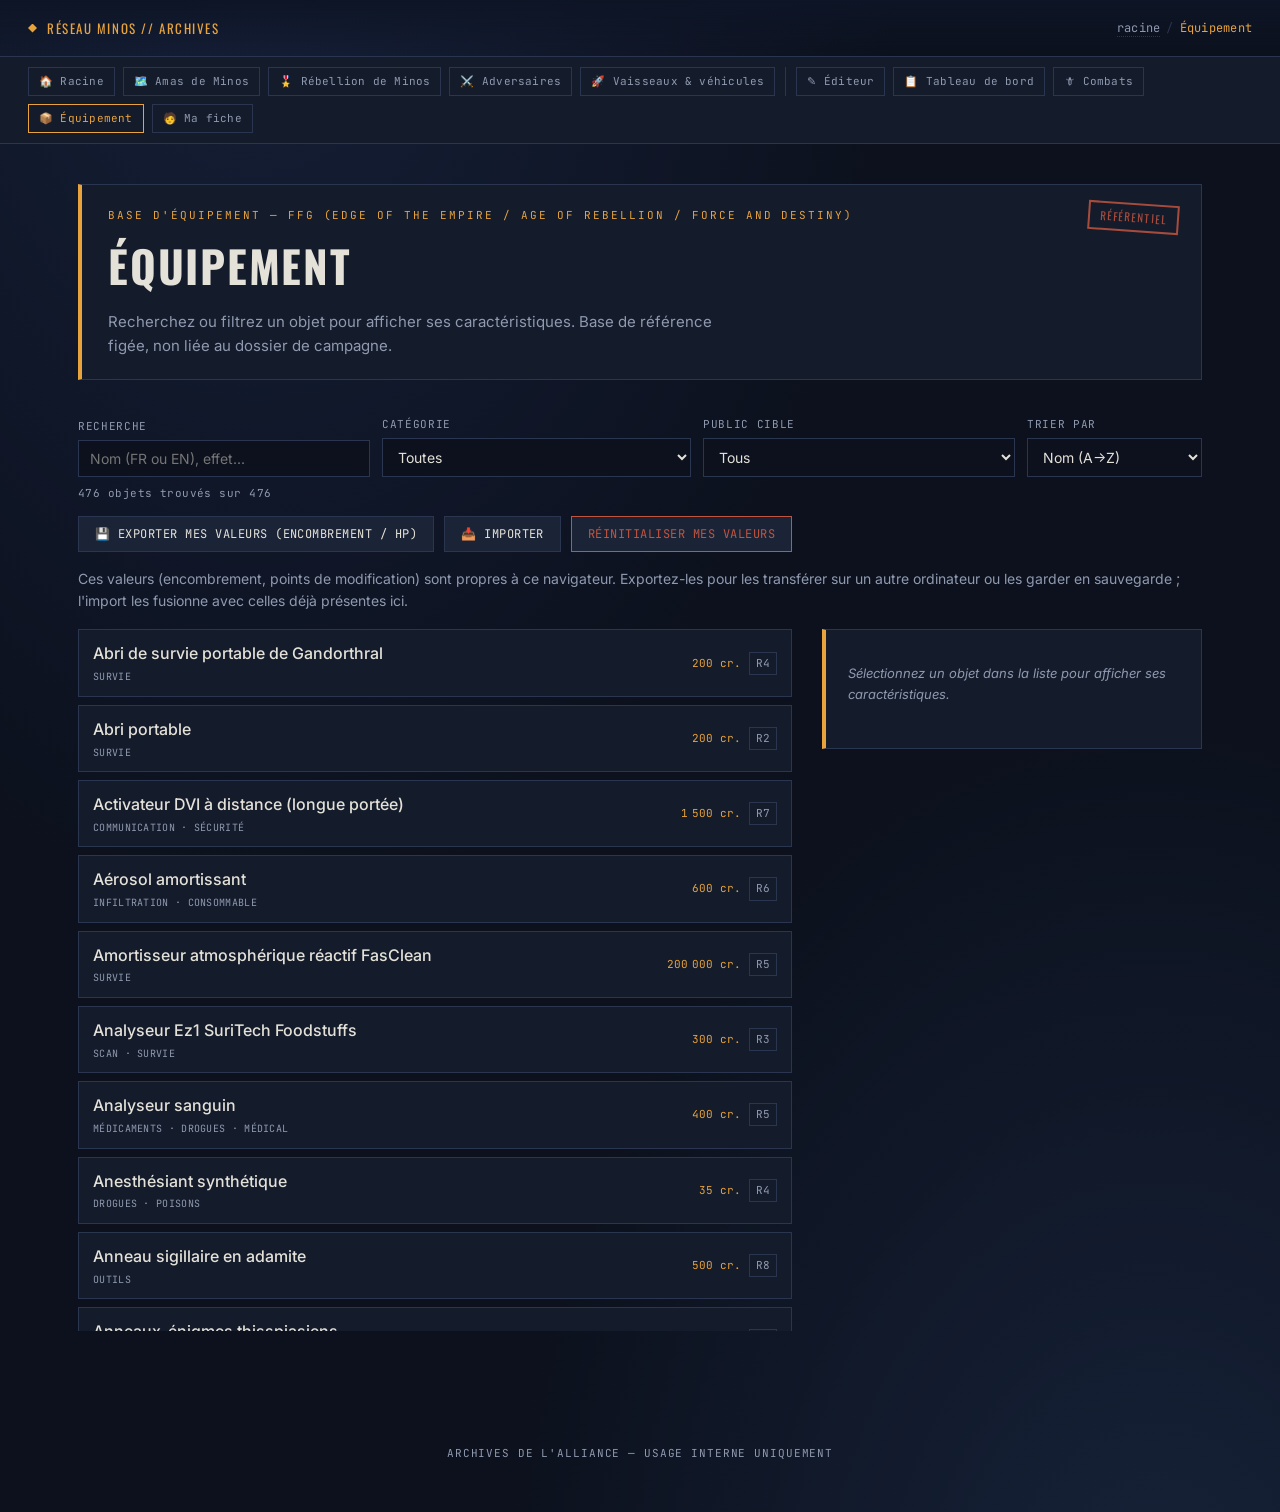
<file: outils/equipement.html>
<!DOCTYPE html>
<html lang="fr">
<head>
<meta charset="UTF-8">
<meta name="viewport" content="width=device-width, initial-scale=1.0">
<title>Équipement — Réseau Minos</title>
<link rel="stylesheet" href="../assets/css/style.css">
</head>
<body>

<div class="topbar">
  <a href="../index.html" class="brand">RÉSEAU MINOS // ARCHIVES</a>
  <div class="breadcrumb"><a href="../index.html">racine</a><span class="sep">/</span><span class="here">Équipement</span></div>
</div>

<div class="quicknav">
  <a href="../index.html">🏠 Racine</a>
  <a href="../zones/amas-de-minos.html">🗺️ Amas de Minos</a>
  <a href="../zones/rebellion-de-minos.html">🎖️ Rébellion de Minos</a>
  <a href="../cellules/unite.html?id=adversaires">⚔️ Adversaires</a>
  <a href="../cellules/unite.html?id=vaisseaux">🚀 Vaisseaux & véhicules</a>
  <span class="qn-sep"></span>
  <a href="../editeur.html">✎ Éditeur</a>
  <a href="../outils/tableau-de-bord.html">📋 Tableau de bord</a>
  <a href="../outils/combats.html">🗡 Combats</a>
  <a href="../outils/equipement.html" class="active">📦 Équipement</a>
  <a href="../outils/ma-fiche.html">🧑 Ma fiche</a>
</div>

<div class="wrap">

  <div class="dossier-head">
    <div class="stamp">Référentiel</div>
    <div class="eyebrow">Base d'équipement — FFG (Edge of the Empire / Age of Rebellion / Force and Destiny)</div>
    <h1>Équipement</h1>
    <p class="lead">Recherchez ou filtrez un objet pour afficher ses caractéristiques. Base de référence figée,
    non liée au dossier de campagne.</p>
  </div>

  <div class="equip-filters">
    <div class="field search">
      <label>Recherche</label>
      <input type="text" id="eq-search" placeholder="Nom (FR ou EN), effet...">
    </div>
    <div class="field">
      <label>Catégorie</label>
      <select id="eq-categorie"><option value="">Toutes</option></select>
    </div>
    <div class="field">
      <label>Public cible</label>
      <select id="eq-public"><option value="">Tous</option></select>
    </div>
    <div class="field">
      <label>Trier par</label>
      <select id="eq-tri">
        <option value="nom">Nom (A→Z)</option>
        <option value="cout-asc">Coût croissant</option>
        <option value="cout-desc">Coût décroissant</option>
        <option value="rarete-asc">Rareté croissante</option>
        <option value="rarete-desc">Rareté décroissante</option>
      </select>
    </div>
  </div>
  <p class="equip-count" id="eq-count"></p>

  <div class="toolbar">
    <button class="btn" onclick="eqExportOverrides()">💾 Exporter mes valeurs (Encombrement / HP)</button>
    <button class="btn" onclick="document.getElementById('eq-import-file').click()">📥 Importer</button>
    <input type="file" id="eq-import-file" accept="application/json" style="display:none;">
    <button class="btn danger" onclick="eqResetOverrides()">Réinitialiser mes valeurs</button>
  </div>
  <p class="section-note" style="margin:-6px 0 18px;">Ces valeurs (encombrement, points de modification) sont propres à ce navigateur.
  Exportez-les pour les transférer sur un autre ordinateur ou les garder en sauvegarde ; l'import les fusionne avec celles déjà présentes ici.</p>

  <div class="equip-layout">
    <div class="equip-list" id="eq-list"></div>
    <div class="equip-detail" id="eq-detail">
      <p class="ed-empty">Sélectionnez un objet dans la liste pour afficher ses caractéristiques.</p>
    </div>
  </div>

</div>

<div class="toast" id="toast"></div>

<footer>ARCHIVES DE L'ALLIANCE — USAGE INTERNE UNIQUEMENT</footer>

<script>const ROOT = "../";</script>
<script src="../assets/js/render.js"></script>
<script src="../assets/js/equipement-data.js"></script>
<script src="../assets/js/equipement.js"></script>
</body>
</html>
</file>
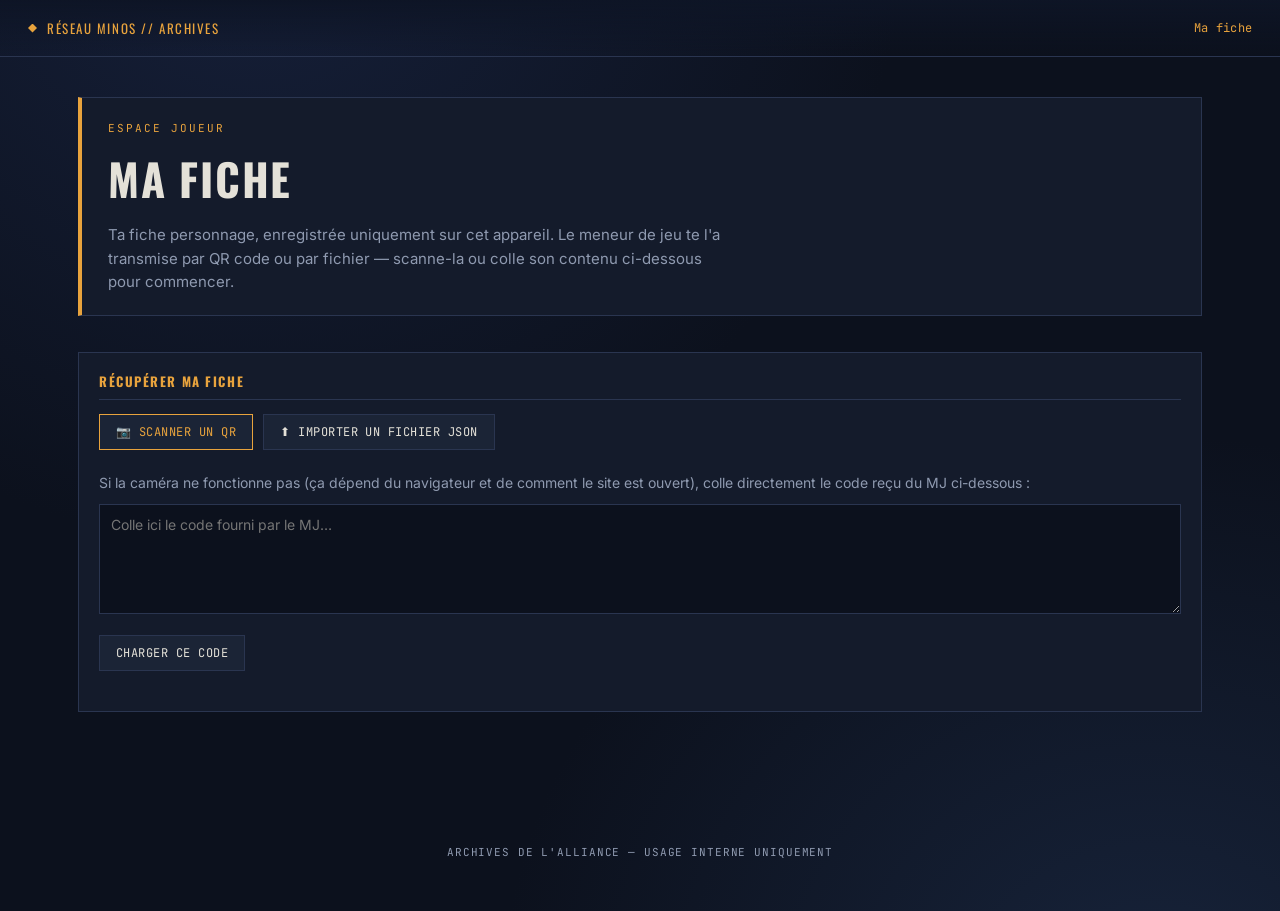
<file: outils/ma-fiche.html>
<!DOCTYPE html>
<html lang="fr">
<head>
<meta charset="UTF-8">
<meta name="viewport" content="width=device-width, initial-scale=1.0">
<title>Ma fiche — Réseau Minos</title>
<link rel="stylesheet" href="../assets/css/style.css">
</head>
<body>

<div class="topbar">
  <span class="brand">RÉSEAU MINOS // ARCHIVES</span>
  <div class="breadcrumb"><span class="here">Ma fiche</span></div>
</div>

<div class="wrap">

  <div class="dossier-head">
    <div class="eyebrow">Espace joueur</div>
    <h1>Ma fiche</h1>
    <p class="lead">Ta fiche personnage, enregistrée uniquement sur cet appareil. Le meneur de jeu te l'a transmise
    par QR code ou par fichier — scanne-la ou colle son contenu ci-dessous pour commencer.</p>
  </div>

  <!-- ============ ACCUEIL / IMPORT ============ -->
  <div id="onboarding-box">
    <div class="panel-box">
      <h4>Récupérer ma fiche</h4>
      <div class="toolbar">
        <button class="btn primary" onclick="startScan()">📷 Scanner un QR</button>
        <button class="btn" onclick="document.getElementById('mf-file').click()">⬆ Importer un fichier JSON</button>
        <input type="file" id="mf-file" accept="application/json" style="display:none">
      </div>
      <p class="section-note">Si la caméra ne fonctionne pas (ça dépend du navigateur et de comment le site est
      ouvert), colle directement le code reçu du MJ ci-dessous :</p>
      <div class="field"><textarea id="mf-paste" rows="4" placeholder="Colle ici le code fourni par le MJ…"></textarea></div>
      <div class="toolbar"><button class="btn" onclick="loadFromPaste()">Charger ce code</button></div>
    </div>

    <div class="panel-box" id="scan-box" style="display:none;">
      <h4>Scan en cours…</h4>
      <video id="qr-video" style="width:100%; max-width:420px; display:block; margin:0 auto;" muted playsinline></video>
      <canvas id="qr-canvas" style="display:none;"></canvas>
      <div class="toolbar" style="justify-content:center; margin-top:10px;">
        <button class="btn" onclick="stopScan()">Annuler</button>
      </div>
    </div>
  </div>

  <!-- ============ FICHE CHARGÉE ============ -->
  <div id="fiche-box" style="display:none;">

    <div class="toolbar" style="justify-content:space-between; flex-wrap:wrap;">
      <div class="toolbar" style="margin:0;">
        <button class="btn small view-tab active" onclick="switchView('edit')" id="tab-edit">✎ Modifier</button>
        <button class="btn small view-tab" onclick="switchView('voir')" id="tab-voir">📄 Voir la fiche</button>
      </div>
      <div class="toolbar" style="margin:0;">
        <button class="btn small primary" onclick="saveFiche()">💾 Enregistrer</button>
        <button class="btn small" onclick="showMyQr()">📱 Régénérer mon QR</button>
        <button class="btn small" onclick="downloadFiche()">⬇ Télécharger (JSON)</button>
        <button class="btn small danger" onclick="resetFiche()">Recommencer</button>
      </div>
    </div>

    <div id="edit-view"></div>
    <div id="voir-view" style="display:none;"></div>

  </div>

  <!-- ============ MODALE : MON QR ============ -->
  <div class="form-box" id="qr-modal">
    <h3>Mon QR</h3>
    <p class="section-note">Fais-le scanner par le MJ pour lui transmettre tes changements.</p>
    <div id="qr-modal-code" style="display:flex; justify-content:center; padding:12px; background:#fff;"></div>
    <p class="section-note" id="qr-modal-warning" style="display:none; color:#c1543f;"></p>
    <div class="toolbar">
      <button class="btn" id="qr-modal-copy">📋 Copier le code</button>
      <button class="btn" onclick="closeForm('qr-modal')">Fermer</button>
    </div>
  </div>

</div>

<div class="toast" id="toast"></div>

<footer>ARCHIVES DE L'ALLIANCE — USAGE INTERNE UNIQUEMENT</footer>

<script>const ROOT = "../";</script>
<script src="../assets/js/vendor/lz-string.min.js"></script>
<script src="../assets/js/vendor/qrcode.min.js"></script>
<script src="../assets/js/vendor/jsQR.js"></script>
<script src="../assets/js/qr-share.js"></script>
<script src="../assets/js/skills.js"></script>
<script src="../assets/js/data.js"></script>
<script src="../assets/js/render.js"></script>
<script src="../assets/js/ma-fiche.js"></script>
</body>
</html>
</file>
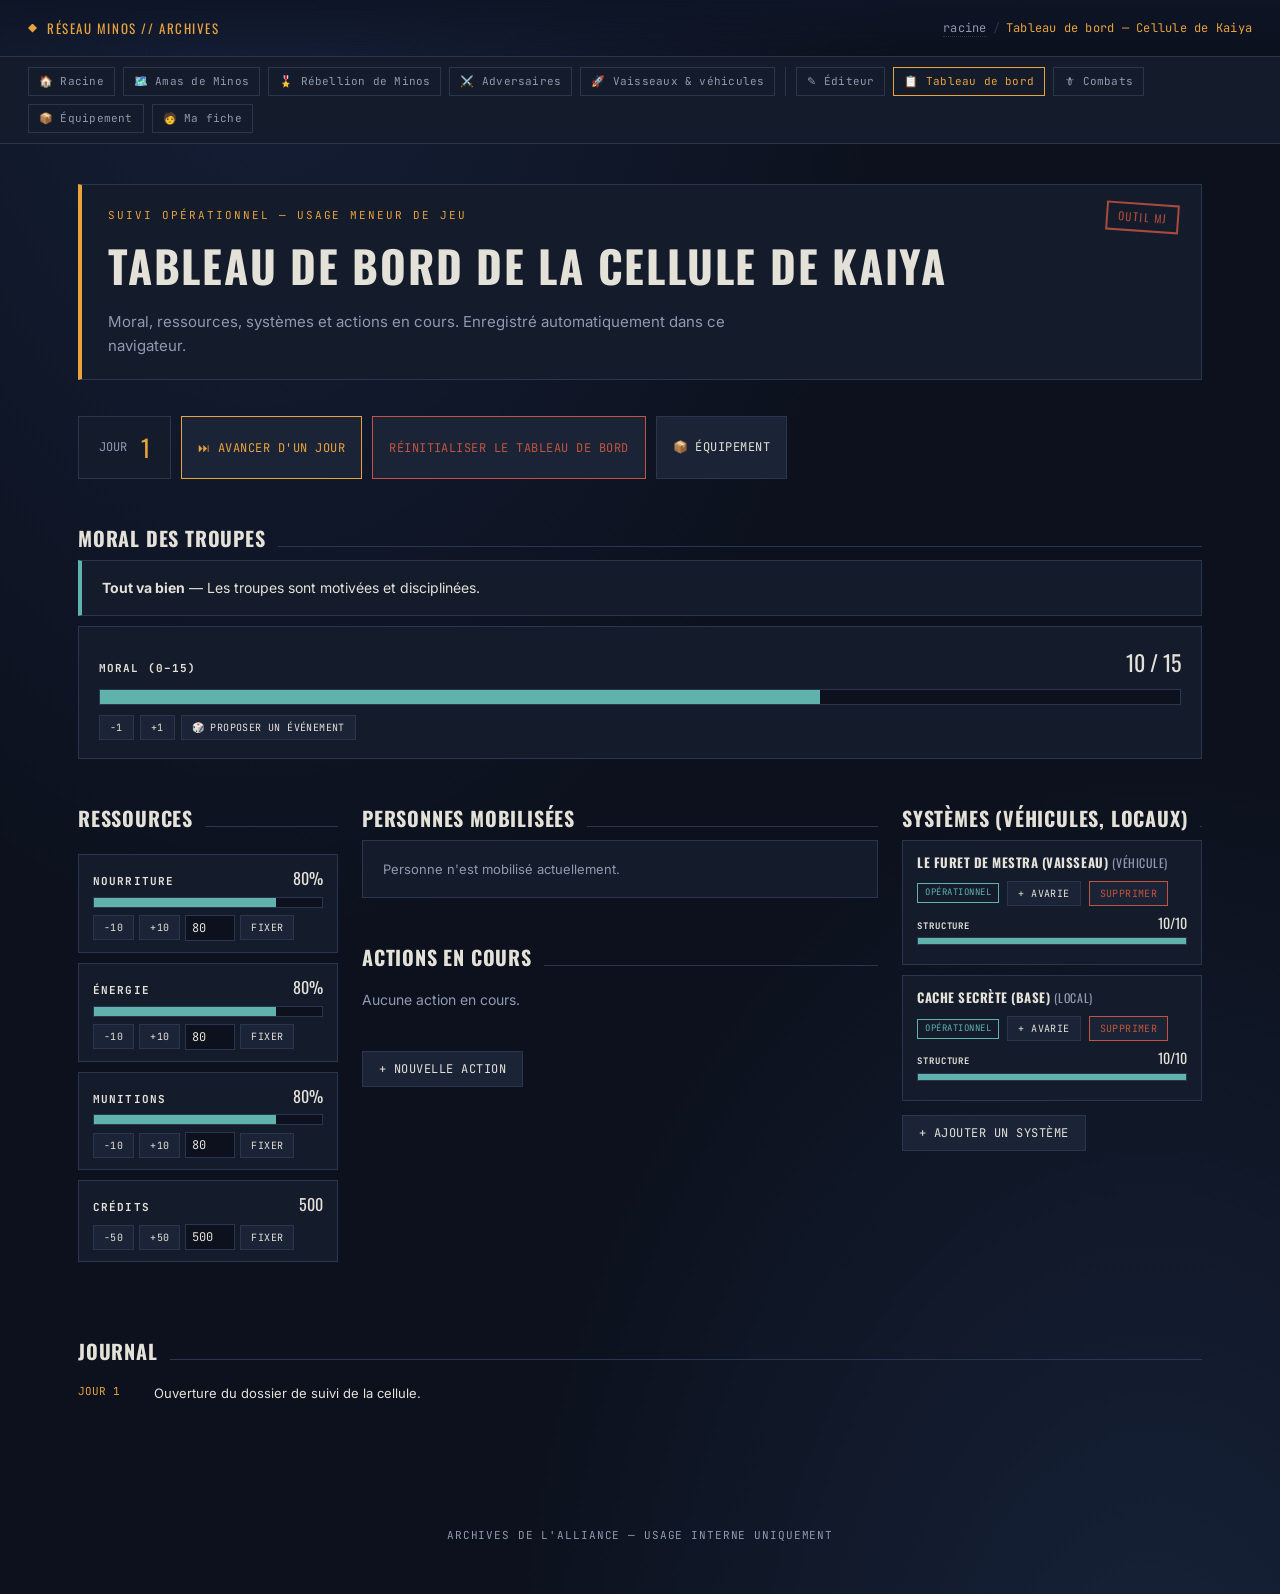
<file: outils/tableau-de-bord.html>
<!DOCTYPE html>
<html lang="fr">
<head>
<meta charset="UTF-8">
<meta name="viewport" content="width=device-width, initial-scale=1.0">
<title>Tableau de bord — Cellule de Kaiya</title>
<link rel="stylesheet" href="../assets/css/style.css">
</head>
<body>

<div class="topbar">
  <a href="../index.html" class="brand">RÉSEAU MINOS // ARCHIVES</a>
  <div class="breadcrumb"><a href="../index.html">racine</a><span class="sep">/</span><span class="here">Tableau de bord — Cellule de Kaiya</span></div>
</div>

<div class="quicknav">
  <a href="../index.html">🏠 Racine</a>
  <a href="../zones/amas-de-minos.html">🗺️ Amas de Minos</a>
  <a href="../zones/rebellion-de-minos.html">🎖️ Rébellion de Minos</a>
  <a href="../cellules/unite.html?id=adversaires">⚔️ Adversaires</a>
  <a href="../cellules/unite.html?id=vaisseaux">🚀 Vaisseaux & véhicules</a>
  <span class="qn-sep"></span>
  <a href="../editeur.html">✎ Éditeur</a>
  <a href="../outils/tableau-de-bord.html" class="active">📋 Tableau de bord</a>
  <a href="../outils/combats.html">🗡 Combats</a>
  <a href="../outils/equipement.html">📦 Équipement</a>
  <a href="../outils/ma-fiche.html">🧑 Ma fiche</a>
</div>

<div class="wrap">

  <div class="dossier-head">
    <div class="stamp">Outil MJ</div>
    <div class="eyebrow">Suivi opérationnel — usage meneur de jeu</div>
    <h1>Tableau de bord de la cellule de Kaiya</h1>
    <p class="lead">Moral, ressources, systèmes et actions en cours. Enregistré automatiquement dans ce navigateur.</p>
  </div>

  <div class="toolbar">
    <div class="panel-box" style="margin:0; padding:12px 20px; display:flex; align-items:center; gap:14px;">
      <span style="font-family:'JetBrains Mono',monospace; color:var(--ink-dim); font-size:12px;">JOUR</span>
      <span id="jour-actuel" style="font-family:'Oswald',sans-serif; font-size:24px; color:var(--amber);"></span>
    </div>
    <button class="btn primary" onclick="doAdvanceDay()">⏭ Avancer d'un jour</button>
    <button class="btn danger" onclick="doResetDash()">Réinitialiser le tableau de bord</button>
    <a class="btn" href="equipement.html" style="text-decoration:none; display:inline-flex; align-items:center;">📦 Équipement</a>
  </div>

  <!-- ============ MORAL ============ -->
  <div class="section-title"><h2>Moral des troupes</h2><div class="rule"></div></div>
  <div class="moral-banner" id="moral-banner">
    <strong id="moral-label"></strong> — <span id="moral-desc"></span>
  </div>
  <div class="gauge-card">
    <div class="gh"><span class="label">Moral (0–15)</span><span class="val" id="moral-val"></span></div>
    <div class="gauge-track"><div class="gauge-fill" id="moral-fill"></div></div>
    <div class="gauge-controls">
      <button class="btn small" onclick="adjustMoral(-1)">−1</button>
      <button class="btn small" onclick="adjustMoral(1)">+1</button>
      <button class="btn small" onclick="proposerEvenement()">🎲 Proposer un événement</button>
    </div>
    <div class="suggestion-box" id="suggestion-box"></div>
  </div>

  <!-- ============ RESSOURCES | ACTIONS EN COURS | SYSTÈMES (trois colonnes) ============ -->
  <div class="three-col">
    <div>
      <div class="section-title"><h2>Ressources</h2><div class="rule"></div></div>
      <div class="dash-grid" id="ressources-grid"></div>
    </div>

    <div>
      <div class="section-title"><h2>Personnes mobilisées</h2><div class="rule"></div></div>
      <div class="panel-box" id="mobilises-box"></div>

      <div class="section-title"><h2>Actions en cours</h2><div class="rule"></div></div>
      <div class="admin-list" id="actions-list"></div>
      <div class="toolbar">
        <button class="btn" onclick="openNewActionForm()">+ Nouvelle action</button>
      </div>
    </div>

    <div>
      <div class="section-title"><h2>Systèmes (véhicules, locaux)</h2><div class="rule"></div></div>
      <div id="systemes-list"></div>
      <div class="toolbar">
        <button class="btn" onclick="openForm('form-systeme')">+ Ajouter un système</button>
      </div>
      <div class="form-box" id="form-systeme">
        <h3>Nouveau système</h3>
        <div class="field-row">
          <div class="field"><label>Nom</label><input type="text" id="sf-nom" placeholder="Ex : Navette Sombre-Étoile"></div>
          <div class="field"><label>Type</label><input type="text" id="sf-type" placeholder="Véhicule / Local / Équipement…"></div>
          <div class="field"><label>Structure (points)</label><input type="number" id="sf-structure" value="10" min="1"></div>
        </div>
        <div class="toolbar">
          <button class="btn primary" onclick="saveSysteme()">Ajouter</button>
          <button class="btn" onclick="closeForm('form-systeme')">Annuler</button>
        </div>
      </div>
    </div>
  </div>

  <div class="form-box" id="form-action">
    <h3>Nouvelle action</h3>
    <div class="field">
      <label>Type d'action</label>
      <select id="af-type" onchange="updateActionFormFields()">
        <option value="reparation">Réparation d'une avarie</option>
        <option value="jauge">Action visant une jauge (ressource ou moral)</option>
        <option value="libre">Action libre / narrative</option>
      </select>
    </div>
    <div class="field"><label>Personne(s) assignée(s)</label>
      <div class="dyn-list" id="af-personnages"></div>
      <button class="btn small" type="button" onclick="addPersonnageRow()">+ Ajouter une personne</button>
    </div>

    <div id="af-reparation-fields">
      <div class="field-row">
        <div class="field"><label>Système</label><select id="af-systeme" onchange="fillAvarieSelect()"></select></div>
        <div class="field"><label>Avarie</label><select id="af-avarie" onchange="fillReparationCosts()"></select></div>
      </div>
    </div>

    <div id="af-jauge-fields" style="display:none;">
      <div class="field-row">
        <div class="field"><label>Jauge ciblée</label>
          <select id="af-cible">
            <option value="moral">Moral des troupes</option>
            <option value="nourriture">Nourriture</option>
            <option value="energie">Énergie</option>
            <option value="munitions">Munitions</option>
            <option value="credits">Crédits</option>
          </select>
        </div>
        <div class="field"><label>Montant par succès (peut être négatif)</label><input type="number" id="af-montant" value="10"></div>
      </div>
      <p class="section-note">Ex : chasse → cible « Nourriture », montant +10 par succès net. 3 succès nets = +30%.</p>
    </div>

    <div class="field"><label>Description</label><input type="text" id="af-description" placeholder="Ex : Discours du commandant devant la troupe"></div>

    <div class="field-row">
      <div class="field"><label>Coût en énergie (de base)</label><input type="number" id="af-cout-energie" value="0"></div>
      <div class="field"><label>Coût en crédits (de base)</label><input type="number" id="af-cout-credits" value="0"></div>
      <div class="field"><label>Durée de base (jours)</label><input type="number" id="af-duree" value="1" min="0"></div>
    </div>

    <div class="section-title"><h2>Résolution du jet (à remplir par le MJ)</h2><div class="rule"></div></div>
    <div class="field-row">
      <div class="field"><label>Succès nets (0 ou négatif = échec)</label><input type="number" id="af-succes" value="1"></div>
      <div class="field"><label>Les avantages/menaces net réduisent/augmentent…</label>
        <select id="af-applique-a">
          <option value="duree">…la durée (jours)</option>
          <option value="energie">…le coût en énergie</option>
          <option value="aucun">…rien (juste narratif)</option>
        </select>
      </div>
    </div>
    <div class="field-row">
      <div class="field"><label>Avantages</label><input type="number" id="af-avantages" value="0" min="0"></div>
      <div class="field"><label>Menaces</label><input type="number" id="af-menaces" value="0" min="0"></div>
      <div class="field"><label>Triomphes</label><input type="number" id="af-triomphes" value="0" min="0"></div>
      <div class="field"><label>Désastres</label><input type="number" id="af-desastres" value="0" min="0"></div>
    </div>
    <p class="section-note">Un Triomphe compte comme 3 avantages, un Désastre comme 3 menaces, dans le calcul de l'ajustement de durée/énergie. Pour une réparation, seul le signe des succès nets compte (réussite ou échec).</p>

    <div class="toolbar">
      <button class="btn primary" onclick="saveAction()">Valider le jet et assigner l'action</button>
      <button class="btn" onclick="closeForm('form-action')">Annuler</button>
    </div>
  </div>

  <!-- ============ JOURNAL ============ -->
  <div class="section-title"><h2>Journal</h2><div class="rule"></div></div>
  <div id="journal-list"></div>

</div>

<div class="toast" id="toast"></div>

<footer>ARCHIVES DE L'ALLIANCE — USAGE INTERNE UNIQUEMENT</footer>

<script>const ROOT = "../";</script>
<script src="../assets/js/skills.js"></script>
<script src="../assets/js/data.js"></script>
<script src="../assets/js/render.js"></script>
<script src="../assets/js/dashboard-data.js"></script>
<script src="../assets/js/dashboard.js"></script>
</body>
</html>
</file>
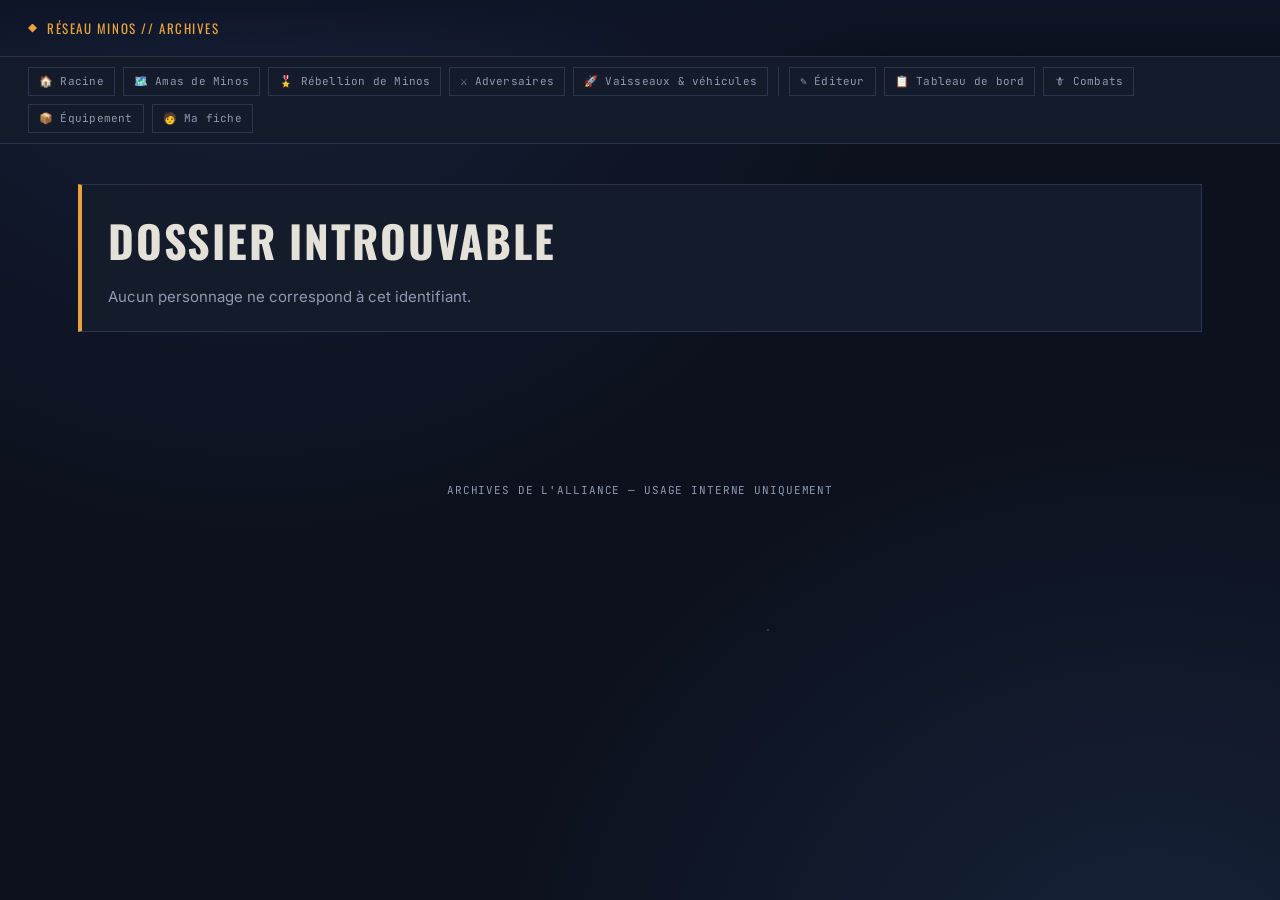
<file: personnages/personnage.html>
<!DOCTYPE html>
<html lang="fr">
<head>
<meta charset="UTF-8">
<meta name="viewport" content="width=device-width, initial-scale=1.0">
<title>Dossier personnage</title>
<link rel="stylesheet" href="../assets/css/style.css">
</head>
<body>

<div class="topbar">
  <a href="../index.html" class="brand">RÉSEAU MINOS // ARCHIVES</a>
  <div class="breadcrumb" id="breadcrumb"></div>
</div>

<div class="quicknav">
  <a href="../index.html">🏠 Racine</a>
  <a href="../zones/amas-de-minos.html">🗺️ Amas de Minos</a>
  <a href="../zones/rebellion-de-minos.html">🎖️ Rébellion de Minos</a>
  <a href="../cellules/unite.html?id=adversaires">⚔️ Adversaires</a>
  <a href="../cellules/unite.html?id=vaisseaux">🚀 Vaisseaux & véhicules</a>
  <span class="qn-sep"></span>
  <a href="../editeur.html">✎ Éditeur</a>
  <a href="../outils/tableau-de-bord.html">📋 Tableau de bord</a>
  <a href="../outils/combats.html">🗡 Combats</a>
  <a href="../outils/equipement.html">📦 Équipement</a>
  <a href="../outils/ma-fiche.html">🧑 Ma fiche</a>
</div>

<div class="wrap" id="sheet-wrap">
  <p class="section-note">Chargement…</p>
</div>

<footer>ARCHIVES DE L'ALLIANCE — USAGE INTERNE UNIQUEMENT</footer>

<script>const ROOT = "../";</script>
<script src="../assets/js/skills.js"></script>
<script src="../assets/js/data.js"></script>
<script src="../assets/js/render.js"></script>
<script>
(async () => {
  const data = await loadData();
  const id = qParam("id");
  const p = data.personnages.find(x => x.id === id);
  const wrap = document.getElementById("sheet-wrap");

  if (!p) {
    wrap.innerHTML = `<div class="dossier-head"><h1>Dossier introuvable</h1><p class="lead">Aucun personnage ne correspond à cet identifiant.</p></div>`;
  } else {
    const unite = data.unites.find(u => u.id === p.uniteId);
    const crumbs = [];
    if (unite) {
      crumbs.push({ label: "Rébellion de Minos", href: "../zones/rebellion-de-minos.html" });
      crumbs.push({ label: unite.nom, href: "../cellules/unite.html?id=" + encodeURIComponent(unite.id) });
    }
    crumbs.push({ label: p.nom });
    setBreadcrumb(document.getElementById("breadcrumb"), crumbs);

    renderCharacterSheet(wrap, p);

    document.title = p.nom + " — Dossier personnage";
  }
})();
</script>
</body>
</html>
</file>
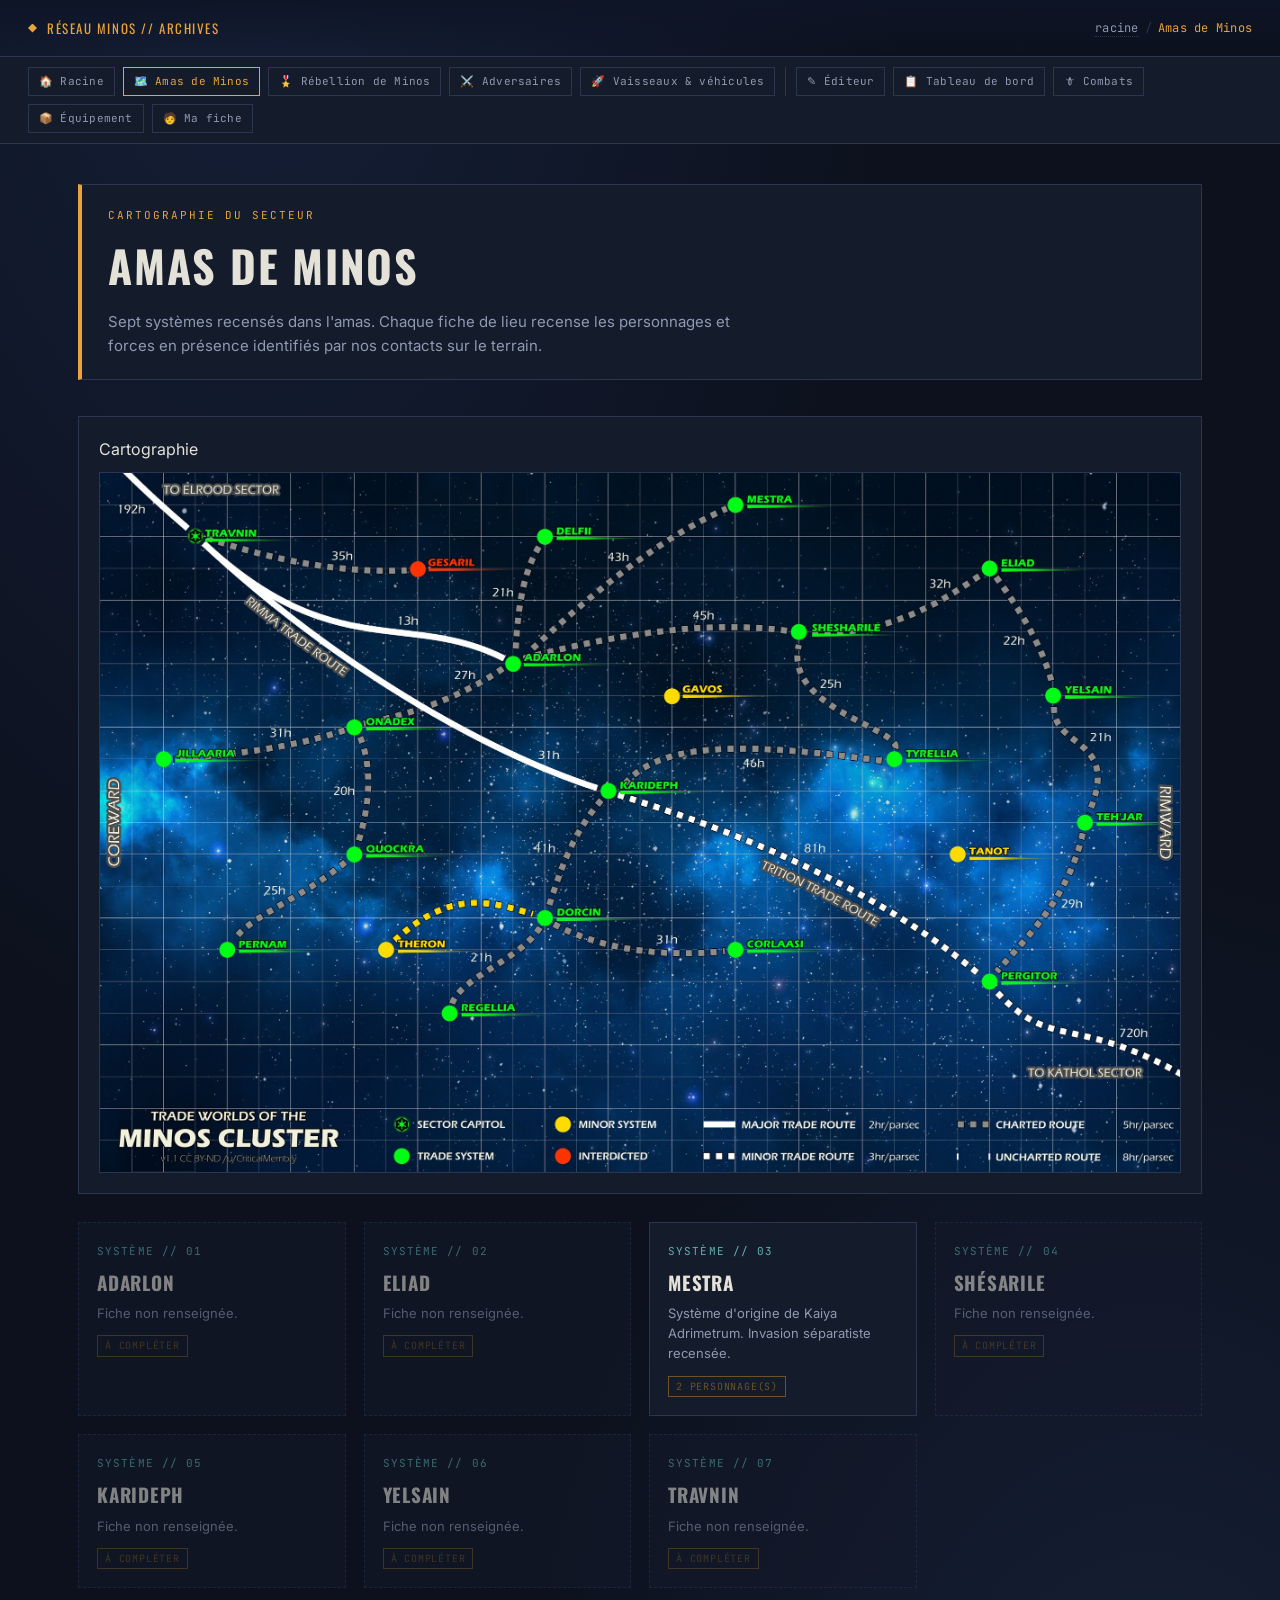
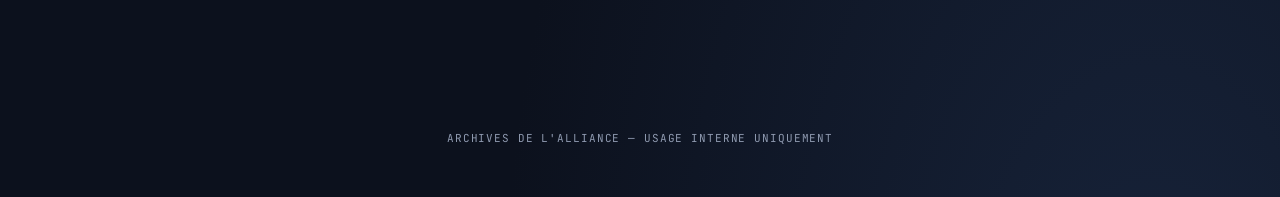
<file: zones/amas-de-minos.html>
<!DOCTYPE html>
<html lang="fr">
<head>
<meta charset="UTF-8">
<meta name="viewport" content="width=device-width, initial-scale=1.0">
<title>Amas de Minos — Cartographie</title>
<link rel="stylesheet" href="../assets/css/style.css">
</head>
<body>

<div class="topbar">
  <a href="../index.html" class="brand">RÉSEAU MINOS // ARCHIVES</a>
  <div class="breadcrumb" id="breadcrumb"></div>
</div>

<div class="quicknav">
  <a href="../index.html">🏠 Racine</a>
  <a href="../zones/amas-de-minos.html" class="active">🗺️ Amas de Minos</a>
  <a href="../zones/rebellion-de-minos.html">🎖️ Rébellion de Minos</a>
  <a href="../cellules/unite.html?id=adversaires">⚔️ Adversaires</a>
  <a href="../cellules/unite.html?id=vaisseaux">🚀 Vaisseaux & véhicules</a>
  <span class="qn-sep"></span>
  <a href="../editeur.html">✎ Éditeur</a>
  <a href="../outils/tableau-de-bord.html">📋 Tableau de bord</a>
  <a href="../outils/combats.html">🗡 Combats</a>
  <a href="../outils/equipement.html">📦 Équipement</a>
  <a href="../outils/ma-fiche.html">🧑 Ma fiche</a>
</div>

<div class="wrap">
  <div class="dossier-head">
    <div class="eyebrow">Cartographie du secteur</div>
    <h1>Amas de Minos</h1>
    <p class="lead">Sept systèmes recensés dans l'amas. Chaque fiche de lieu recense les personnages
    et forces en présence identifiés par nos contacts sur le terrain.</p>
  </div>

  <div class="cartographie-box">
    <div class="eyebrow" style="margin-bottom:10px;">Cartographie</div>
    <a href="../assets/img/zones/amas-de-minos-carte.jpg" target="_blank" title="Ouvrir en plein écran">
      <img src="../assets/img/zones/amas-de-minos-carte.jpg" alt="Carte des mondes commerciaux de l'Amas de Minos" class="carte-img">
    </a>
  </div>

  <div class="node-grid" id="node-grid"></div>
</div>

<footer>ARCHIVES DE L'ALLIANCE — USAGE INTERNE UNIQUEMENT</footer>

<script>const ROOT = "../";</script>
<script src="../assets/js/skills.js"></script>
<script src="../assets/js/data.js"></script>
<script src="../assets/js/render.js"></script>
<script>
(async () => {
  const data = await loadData();
  setBreadcrumb(document.getElementById("breadcrumb"), [{ label: "Amas de Minos" }]);

  const lieux = data.lieux.filter(l => l.zoneId === "amas-de-minos");
  const items = lieux.map((l, i) => {
    const nbPerso = data.personnages.filter(p => p.lieuId === l.id).length;
    return {
      idx: "SYSTÈME // " + String(i + 1).padStart(2, "0"),
      nom: l.nom,
      description: l.description || "Fiche non renseignée.",
      tag: nbPerso ? nbPerso + " personnage(s)" : "À compléter",
      href: "lieu.html?id=" + encodeURIComponent(l.id),
      empty: !l.description && !nbPerso
    };
  });
  renderNodeGrid(document.getElementById("node-grid"), items);
})();
</script>
</body>
</html>
</file>
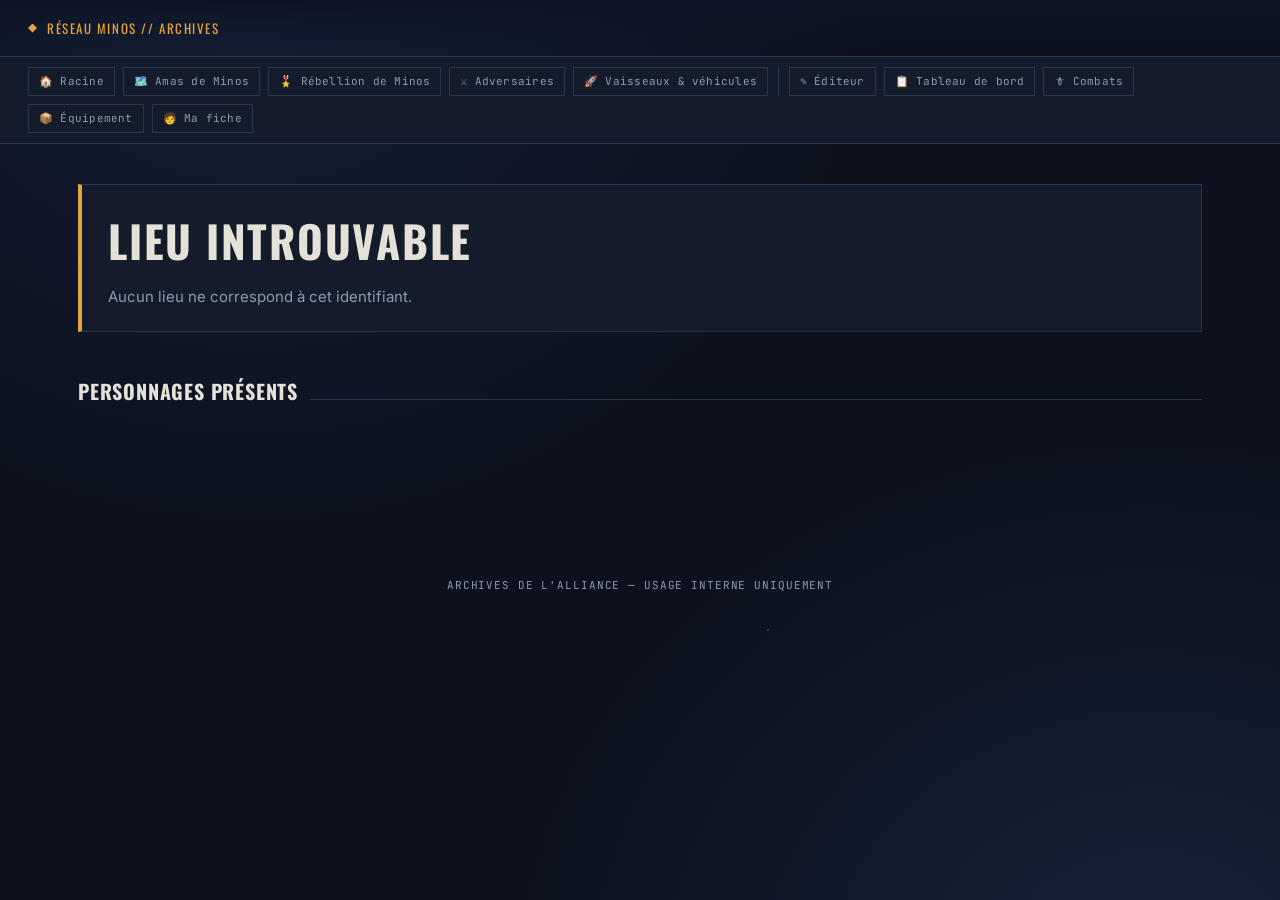
<file: zones/lieu.html>
<!DOCTYPE html>
<html lang="fr">
<head>
<meta charset="UTF-8">
<meta name="viewport" content="width=device-width, initial-scale=1.0">
<title>Lieu — Amas de Minos</title>
<link rel="stylesheet" href="../assets/css/style.css">
</head>
<body>

<div class="topbar">
  <a href="../index.html" class="brand">RÉSEAU MINOS // ARCHIVES</a>
  <div class="breadcrumb" id="breadcrumb"></div>
</div>

<div class="quicknav">
  <a href="../index.html">🏠 Racine</a>
  <a href="../zones/amas-de-minos.html">🗺️ Amas de Minos</a>
  <a href="../zones/rebellion-de-minos.html">🎖️ Rébellion de Minos</a>
  <a href="../cellules/unite.html?id=adversaires">⚔️ Adversaires</a>
  <a href="../cellules/unite.html?id=vaisseaux">🚀 Vaisseaux & véhicules</a>
  <span class="qn-sep"></span>
  <a href="../editeur.html">✎ Éditeur</a>
  <a href="../outils/tableau-de-bord.html">📋 Tableau de bord</a>
  <a href="../outils/combats.html">🗡 Combats</a>
  <a href="../outils/equipement.html">📦 Équipement</a>
  <a href="../outils/ma-fiche.html">🧑 Ma fiche</a>
</div>

<div class="wrap">
  <div class="dossier-head" id="dossier-head"></div>

  <div id="lieu-detail"></div>

  <div class="section-title"><h2>Personnages présents</h2><div class="rule"></div></div>
  <div class="char-grid" id="char-grid"></div>
</div>

<footer>ARCHIVES DE L'ALLIANCE — USAGE INTERNE UNIQUEMENT</footer>

<script>const ROOT = "../";</script>
<script src="../assets/js/skills.js"></script>
<script src="../assets/js/data.js"></script>
<script src="../assets/js/render.js"></script>
<script>
(async () => {
  const data = await loadData();
  const id = qParam("id");
  const lieu = data.lieux.find(l => l.id === id);

  if (!lieu) {
    document.getElementById("dossier-head").innerHTML = `<h1>Lieu introuvable</h1><p class="lead">Aucun lieu ne correspond à cet identifiant.</p>`;
  } else {
    setBreadcrumb(document.getElementById("breadcrumb"), [
      { label: "Amas de Minos", href: "amas-de-minos.html" },
      { label: lieu.nom }
    ]);
    document.getElementById("dossier-head").innerHTML = `
      <div class="eyebrow">Fiche de lieu — Amas de Minos</div>
      <h1>${escapeHtml(lieu.nom)}</h1>
      <p class="lead">${escapeHtml(lieu.description) || "Aucune information confirmée pour ce système."}</p>
    `;
    renderLieuDetail(document.getElementById("lieu-detail"), lieu);
    const personnages = data.personnages.filter(p => p.lieuId === lieu.id);
    renderCharGrid(document.getElementById("char-grid"), personnages);
  }
})();
</script>
</body>
</html>
</file>
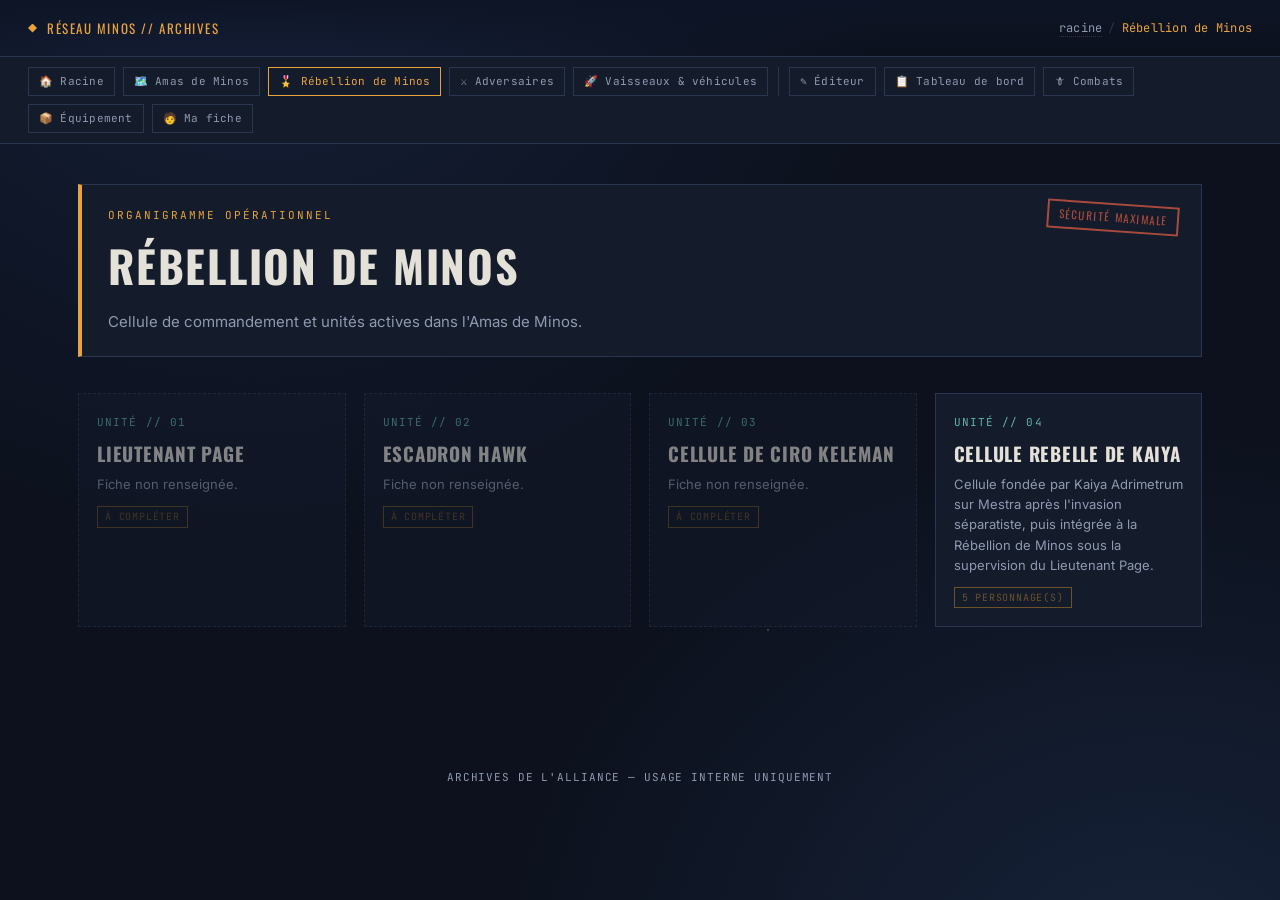
<file: zones/rebellion-de-minos.html>
<!DOCTYPE html>
<html lang="fr">
<head>
<meta charset="UTF-8">
<meta name="viewport" content="width=device-width, initial-scale=1.0">
<title>Rébellion de Minos — Organigramme</title>
<link rel="stylesheet" href="../assets/css/style.css">
</head>
<body>

<div class="topbar">
  <a href="../index.html" class="brand">RÉSEAU MINOS // ARCHIVES</a>
  <div class="breadcrumb" id="breadcrumb"></div>
</div>

<div class="quicknav">
  <a href="../index.html">🏠 Racine</a>
  <a href="../zones/amas-de-minos.html">🗺️ Amas de Minos</a>
  <a href="../zones/rebellion-de-minos.html" class="active">🎖️ Rébellion de Minos</a>
  <a href="../cellules/unite.html?id=adversaires">⚔️ Adversaires</a>
  <a href="../cellules/unite.html?id=vaisseaux">🚀 Vaisseaux & véhicules</a>
  <span class="qn-sep"></span>
  <a href="../editeur.html">✎ Éditeur</a>
  <a href="../outils/tableau-de-bord.html">📋 Tableau de bord</a>
  <a href="../outils/combats.html">🗡 Combats</a>
  <a href="../outils/equipement.html">📦 Équipement</a>
  <a href="../outils/ma-fiche.html">🧑 Ma fiche</a>
</div>

<div class="wrap">
  <div class="dossier-head">
    <div class="stamp">Sécurité maximale</div>
    <div class="eyebrow">Organigramme opérationnel</div>
    <h1>Rébellion de Minos</h1>
    <p class="lead">Cellule de commandement et unités actives dans l'Amas de Minos.</p>
  </div>

  <div class="node-grid" id="node-grid"></div>
</div>

<footer>ARCHIVES DE L'ALLIANCE — USAGE INTERNE UNIQUEMENT</footer>

<script>const ROOT = "../";</script>
<script src="../assets/js/skills.js"></script>
<script src="../assets/js/data.js"></script>
<script src="../assets/js/render.js"></script>
<script>
(async () => {
  const data = await loadData();
  setBreadcrumb(document.getElementById("breadcrumb"), [{ label: "Rébellion de Minos" }]);

  const unites = data.unites.filter(u => u.orgId === "rebellion-de-minos");
  const items = unites.map((u, i) => {
    const nbPerso = data.personnages.filter(p => p.uniteId === u.id).length;
    return {
      idx: "UNITÉ // " + String(i + 1).padStart(2, "0"),
      nom: u.nom,
      description: u.description || "Fiche non renseignée.",
      tag: nbPerso ? nbPerso + " personnage(s)" : "À compléter",
      href: "../cellules/unite.html?id=" + encodeURIComponent(u.id),
      empty: !u.description && !nbPerso
    };
  });
  renderNodeGrid(document.getElementById("node-grid"), items);
})();
</script>
</body>
</html>
</file>
<file: assets/css/style.css>
@import url('https://fonts.googleapis.com/css2?family=Oswald:wght@500;600;700&family=Inter:wght@400;500;600&family=JetBrains+Mono:wght@400;500;700&display=swap');

:root{
  --night:      #0c111d;
  --panel:      #141b2b;
  --panel-2:    #1b2436;
  --line:       #2a3550;
  --amber:      #e8a33d;
  --amber-dim:  #6b5228;
  --teal:       #5fb3ac;
  --red:        #c1543f;
  --ink:        #e4e1d8;
  --ink-dim:    #8f9ab0;
  --radius: 2px;
}

*{ box-sizing:border-box; }
html{ scroll-behavior:smooth; }

body{
  margin:0;
  background:
    radial-gradient(ellipse at 20% -10%, #16203a 0%, transparent 45%),
    radial-gradient(ellipse at 90% 110%, #17233a 0%, transparent 40%),
    var(--night);
  color:var(--ink);
  font-family:'Inter', sans-serif;
  font-size:16px;
  line-height:1.55;
  min-height:100vh;
}

/* faint starfield texture */
body::before{
  content:"";
  position:fixed; inset:0;
  background-image:
    radial-gradient(1px 1px at 10% 20%, #ffffff33 50%, transparent 51%),
    radial-gradient(1px 1px at 80% 10%, #ffffff22 50%, transparent 51%),
    radial-gradient(1.5px 1.5px at 60% 70%, #ffffff2b 50%, transparent 51%),
    radial-gradient(1px 1px at 30% 80%, #ffffff1f 50%, transparent 51%),
    radial-gradient(1px 1px at 90% 60%, #ffffff26 50%, transparent 51%),
    radial-gradient(1.5px 1.5px at 45% 35%, #ffffff22 50%, transparent 51%);
  pointer-events:none;
  z-index:0;
}

h1,h2,h3,h4{
  font-family:'Oswald', sans-serif;
  text-transform:uppercase;
  letter-spacing:.04em;
  margin:0 0 .4em;
  color:var(--ink);
}

.mono{ font-family:'JetBrains Mono', monospace; }

a{ color:var(--teal); }

/* ---------- Layout shell ---------- */
.wrap{
  position:relative; z-index:1;
  max-width:1180px;
  margin:0 auto;
  padding:0 28px 80px;
}

.topbar{
  position:relative; z-index:2;
  display:flex; align-items:center; justify-content:space-between;
  gap:20px;
  padding:18px 28px;
  border-bottom:1px solid var(--line);
  background:linear-gradient(180deg, #0e1526, transparent);
}
.topbar .brand{
  font-family:'Oswald',sans-serif;
  letter-spacing:.12em;
  font-size:13px;
  color:var(--amber);
  text-decoration:none;
  display:flex; align-items:center; gap:10px;
}
.topbar .brand::before{
  content:"";
  width:9px; height:9px;
  background:var(--amber);
  clip-path:polygon(50% 0,100% 50%,50% 100%,0 50%);
}
.breadcrumb{
  font-family:'JetBrains Mono',monospace;
  font-size:12px;
  color:var(--ink-dim);
  letter-spacing:.02em;
}
.breadcrumb a{ color:var(--ink-dim); text-decoration:none; border-bottom:1px dotted var(--line); }
.breadcrumb a:hover{ color:var(--teal); }
.breadcrumb .sep{ margin:0 6px; color:var(--line); }
.breadcrumb .here{ color:var(--amber); }

/* ---------- Barre de navigation rapide (racine, sur toutes les pages) ---------- */
.quicknav{
  position:relative; z-index:2;
  display:flex; flex-wrap:wrap; align-items:center; gap:8px;
  padding:10px 28px;
  background:var(--panel);
  border-bottom:1px solid var(--line);
}
.quicknav a{
  font-family:'JetBrains Mono',monospace; font-size:11px; letter-spacing:.02em;
  color:var(--ink-dim); text-decoration:none; white-space:nowrap;
  padding:5px 10px; border:1px solid var(--line);
  transition:color .15s ease, border-color .15s ease;
}
.quicknav a:hover{ color:var(--teal); border-color:var(--teal); }
.quicknav a.active{ color:var(--amber); border-color:var(--amber); }
.quicknav .qn-sep{ width:1px; align-self:stretch; background:var(--line); margin:0 2px; }
@media (max-width:640px){ .quicknav{ padding:10px 16px; } }

/* ---------- Classified stamp / header block ---------- */
.dossier-head{
  position:relative;
  margin:40px 0 36px;
  padding:22px 26px;
  background:var(--panel);
  border:1px solid var(--line);
  border-left:4px solid var(--amber);
}
.dossier-head .eyebrow{
  font-family:'JetBrains Mono',monospace;
  font-size:11px;
  letter-spacing:.18em;
  color:var(--amber);
  text-transform:uppercase;
  margin-bottom:8px;
}
.dossier-head h1{
  font-size:clamp(28px,4vw,44px);
  margin:0;
}
.dossier-head p.lead{
  margin:10px 0 0;
  color:var(--ink-dim);
  max-width:70ch;
  font-size:15px;
}
.stamp{
  position:absolute; top:18px; right:22px;
  font-family:'Oswald',sans-serif;
  font-size:11px;
  letter-spacing:.14em;
  color:var(--red);
  border:2px solid var(--red);
  padding:4px 10px;
  transform:rotate(4deg);
  opacity:.85;
  text-transform:uppercase;
}

/* ---------- Cartographie (encart carte de zone) ---------- */
.cartographie-box{
  background:var(--panel);
  border:1px solid var(--line);
  padding:20px;
  margin:28px 0;
}
.cartographie-box .carte-img{
  display:block;
  width:100%;
  height:auto;
  border:1px solid var(--line);
  cursor:zoom-in;
}

/* ---------- Network / node grid (zones & cells) ---------- */
.node-grid{
  display:grid;
  grid-template-columns:repeat(auto-fill,minmax(230px,1fr));
  gap:18px;
  margin:28px 0;
}
.node-card{
  position:relative;
  display:block;
  background:var(--panel);
  border:1px solid var(--line);
  padding:20px 18px 18px;
  text-decoration:none;
  color:var(--ink);
  transition:border-color .15s ease, transform .15s ease, background .15s ease;
}
.node-card:hover{
  border-color:var(--amber);
  background:var(--panel-2);
  transform:translateY(-2px);
}
.node-card .idx{
  font-family:'JetBrains Mono',monospace;
  font-size:11px;
  color:var(--teal);
  letter-spacing:.1em;
}
.node-card h3{
  font-size:19px;
  margin:8px 0 6px;
}
.node-card p{
  font-size:13px;
  color:var(--ink-dim);
  margin:0;
}
.node-card .tag{
  display:inline-block;
  margin-top:12px;
  font-family:'JetBrains Mono',monospace;
  font-size:10px;
  letter-spacing:.08em;
  color:var(--amber-dim);
  border:1px solid var(--amber-dim);
  padding:2px 7px;
  text-transform:uppercase;
}
.node-card.empty{
  opacity:.55;
  border-style:dashed;
}
.node-card.empty:hover{ transform:none; border-color:var(--line); background:var(--panel); }

/* ---------- Character gallery ---------- */
.char-grid{
  display:grid;
  grid-template-columns:repeat(auto-fill,minmax(200px,1fr));
  gap:20px;
  margin:28px 0;
}
.char-card{
  position:relative;
  display:block;
  text-decoration:none;
  color:var(--ink);
  background:var(--panel);
  border:1px solid var(--line);
  overflow:hidden;
  transition:border-color .15s ease, transform .15s ease;
}
.char-card:hover{ border-color:var(--teal); transform:translateY(-3px); }
.char-card .portrait{
  width:100%;
  aspect-ratio:3/4;
  object-fit:cover;
  display:block;
  background:#0a0f1a;
  filter:saturate(.9) contrast(1.05);
}
.char-card .portrait.placeholder{
  display:flex; align-items:center; justify-content:center;
  font-family:'JetBrains Mono',monospace;
  font-size:11px;
  color:var(--ink-dim);
  letter-spacing:.08em;
  text-align:center;
  padding:10px;
}
.char-card .cap{
  padding:12px 14px 14px;
  border-top:1px solid var(--line);
}
.char-card .cap .name{
  font-family:'Oswald',sans-serif;
  font-size:16px;
  letter-spacing:.02em;
  text-transform:uppercase;
}
.char-card .cap .role{
  font-family:'JetBrains Mono',monospace;
  font-size:11px;
  color:var(--teal);
  margin-top:3px;
}

/* ---------- Section titles ---------- */
.section-title{
  display:flex; align-items:baseline; gap:12px;
  margin:44px 0 6px;
}
.section-title h2{ font-size:20px; margin:0; }
.section-title .rule{ flex:1; height:1px; background:var(--line); }
.section-note{ color:var(--ink-dim); font-size:14px; margin:0 0 10px; }

/* ---------- Character sheet (dossier) ---------- */
.sheet{
  display:grid;
  grid-template-columns:280px 1fr;
  gap:26px;
  margin-top:30px;
}
@media (max-width:760px){ .sheet{ grid-template-columns:1fr; } }

.sheet-portrait{
  border:1px solid var(--line);
  background:var(--panel);
  padding:10px;
}
.sheet-portrait img{
  width:100%;
  display:block;
  object-fit:cover;
  aspect-ratio:3/4;
}
.sheet-portrait .frame-label{
  font-family:'JetBrains Mono',monospace;
  font-size:10px;
  color:var(--ink-dim);
  letter-spacing:.1em;
  text-align:center;
  padding-top:8px;
  text-transform:uppercase;
}

.id-block{
  background:var(--panel);
  border:1px solid var(--line);
  padding:16px 18px;
  margin-bottom:18px;
}
.id-row{
  display:flex; justify-content:space-between;
  font-size:13px;
  padding:6px 0;
  border-bottom:1px solid var(--line);
}
.id-row:last-child{ border-bottom:none; }
.id-row .k{ color:var(--ink-dim); font-family:'JetBrains Mono',monospace; letter-spacing:.05em; text-transform:uppercase; font-size:11px; }
.id-row .v{ font-weight:500; text-align:right; }

.panel-box{
  background:var(--panel);
  border:1px solid var(--line);
  padding:18px 20px;
  margin-bottom:18px;
}
.panel-box h4{
  font-size:13px;
  color:var(--amber);
  letter-spacing:.12em;
  border-bottom:1px solid var(--line);
  padding-bottom:8px;
  margin-bottom:12px;
}
.panel-box p{ margin:0 0 10px; font-size:14px; }
.panel-box p:last-child{ margin-bottom:0; }
.panel-box.italic p{ color:var(--ink-dim); }

.obligation{
  display:flex; justify-content:space-between; align-items:center;
  font-family:'JetBrains Mono',monospace;
  font-size:13px;
  background:#1c1420;
  border:1px solid var(--red);
  color:#e08a78;
  padding:8px 14px;
  margin-bottom:18px;
  text-transform:uppercase;
  letter-spacing:.04em;
}

/* stat bars (FFG characteristics) */
.stat-grid{
  display:grid;
  grid-template-columns:repeat(auto-fit,minmax(150px,1fr));
  gap:10px;
  margin-bottom:6px;
}
.stat{
  background:var(--panel-2);
  border:1px solid var(--line);
  padding:10px 12px;
}
.stat .label{
  font-family:'JetBrains Mono',monospace;
  font-size:10px;
  letter-spacing:.1em;
  color:var(--ink-dim);
  text-transform:uppercase;
}
.stat .value{
  font-family:'Oswald',sans-serif;
  font-size:26px;
  color:var(--teal);
  line-height:1.2;
}
.stat .dots{
  display:flex; gap:3px; margin-top:4px;
}
.stat .dots span{
  width:16px; height:6px;
  background:var(--line);
}
.stat .dots span.on{ background:var(--teal); }

/* skills */
.skills{
  display:grid;
  grid-template-columns:repeat(auto-fit,minmax(220px,1fr));
  gap:4px 24px;
}
.skill-row{
  display:flex; justify-content:space-between; align-items:center;
  padding:5px 0;
  border-bottom:1px solid var(--line);
  font-size:13px;
}
.skill-row .sname{ color:var(--ink); }
.skill-row .sval{
  font-family:'JetBrains Mono',monospace;
  color:var(--amber);
  font-weight:700;
}
.skill-row.zero .sname{ color:var(--ink-dim); }
.skill-row.zero .sval{ color:var(--ink-dim); font-weight:400; }

/* FFG dice icons: hexagon = proficiency (jaune), diamond = ability (vert) */
.dice{
  display:flex;
  align-items:center;
  gap:3px;
}
.die-prof, .die-ability{
  display:inline-block;
  flex:0 0 auto;
}
.die-prof{
  width:15px; height:15px;
  background:var(--amber);
  clip-path:polygon(50% 0%, 100% 25%, 100% 75%, 50% 100%, 0% 75%, 0% 25%);
  box-shadow:0 0 0 1px #00000030 inset;
}
.die-ability{
  width:12px; height:12px;
  background:var(--teal);
  transform:rotate(45deg);
  box-shadow:0 0 0 1px #00000030 inset;
}
.die-zero{
  width:12px; height:12px;
  border:1px dashed var(--line);
}

/* Dés du panneau de jet : Défi (rouge), Difficulté (violet), Désavantage (noir), Avantage (bleu) */
.die-challenge, .die-difficulty, .die-boost, .die-setback{
  display:inline-block; flex:0 0 auto;
}
.die-challenge{
  width:17px; height:17px;
  background:#a8342a;
  clip-path:polygon(50% 0%, 100% 25%, 100% 75%, 50% 100%, 0% 75%, 0% 25%);
  box-shadow:0 0 0 1px #00000030 inset;
}
.die-difficulty{
  width:15px; height:15px;
  background:#7c5cb8;
  clip-path:polygon(50% 0%, 100% 25%, 100% 75%, 50% 100%, 0% 75%, 0% 25%);
  box-shadow:0 0 0 1px #00000030 inset;
}
.die-boost{
  width:12px; height:12px;
  background:#3f7fbf;
  transform:rotate(45deg);
  box-shadow:0 0 0 1px #00000030 inset;
}
.die-setback{
  width:12px; height:12px;
  background:#20242c;
  border:1px solid #4a5170;
  transform:rotate(45deg);
}

.tag-list{ display:flex; flex-wrap:wrap; gap:8px; }
.tag-pill{
  font-family:'JetBrains Mono',monospace;
  font-size:11px;
  border:1px solid var(--teal);
  color:var(--teal);
  padding:3px 9px;
  letter-spacing:.04em;
}

footer{
  position:relative; z-index:1;
  text-align:center;
  padding:34px 20px 50px;
  color:var(--ink-dim);
  font-family:'JetBrains Mono',monospace;
  font-size:11px;
  letter-spacing:.08em;
}

/* ---------- Editor UI ---------- */
.tabs{
  display:flex; gap:4px; flex-wrap:wrap;
  margin:26px 0 0;
  border-bottom:1px solid var(--line);
}
.tab-btn{
  font-family:'JetBrains Mono',monospace;
  font-size:12px;
  letter-spacing:.05em;
  text-transform:uppercase;
  background:none;
  border:1px solid var(--line);
  border-bottom:none;
  color:var(--ink-dim);
  padding:9px 16px;
  cursor:pointer;
  transition:color .15s, background .15s;
}
.tab-btn.active{
  color:var(--amber);
  background:var(--panel);
  border-color:var(--line);
}
.tab-panel{ display:none; padding-top:22px; }
.tab-panel.active{ display:block; }

.btn{
  font-family:'JetBrains Mono',monospace;
  font-size:12px;
  letter-spacing:.04em;
  text-transform:uppercase;
  background:var(--panel-2);
  color:var(--ink);
  border:1px solid var(--line);
  padding:9px 16px;
  cursor:pointer;
  transition:border-color .15s, color .15s;
}
.btn:hover{ border-color:var(--teal); color:var(--teal); }
.btn.primary{ border-color:var(--amber); color:var(--amber); }
.btn.primary:hover{ background:var(--amber); color:var(--night); }
.btn.danger{ border-color:var(--red); color:var(--red); }
.btn.danger:hover{ background:var(--red); color:var(--ink); }
.btn.small{ padding:5px 10px; font-size:10px; }

.toolbar{ display:flex; gap:10px; flex-wrap:wrap; margin:14px 0 22px; }

.admin-list{ display:flex; flex-direction:column; gap:8px; margin:16px 0 30px; }
.admin-row{
  display:flex; align-items:center; justify-content:space-between; gap:14px;
  background:var(--panel);
  border:1px solid var(--line);
  padding:12px 16px;
}
.admin-row .info{ display:flex; flex-direction:column; gap:2px; }
.admin-row .info .t{ font-family:'Oswald',sans-serif; text-transform:uppercase; letter-spacing:.02em; }
.admin-row .info .s{ font-family:'JetBrains Mono',monospace; font-size:11px; color:var(--ink-dim); }
.admin-row .actions{ display:flex; gap:8px; flex-shrink:0; }

.form-box{
  background:var(--panel);
  border:1px solid var(--line);
  border-left:4px solid var(--teal);
  padding:22px 24px;
  margin:18px 0 30px;
  display:none;
}
.form-box.active{ display:block; }
.form-box h3{ font-size:16px; margin-bottom:16px; }

.field{ margin-bottom:14px; }
.field label{
  display:block;
  font-family:'JetBrains Mono',monospace;
  font-size:11px;
  letter-spacing:.06em;
  text-transform:uppercase;
  color:var(--ink-dim);
  margin-bottom:5px;
}
.field input[type=text], .field input[type=number], .field select, .field textarea{
  width:100%;
  background:var(--night);
  border:1px solid var(--line);
  color:var(--ink);
  padding:9px 11px;
  font-family:'Inter',sans-serif;
  font-size:14px;
}
.field textarea{ min-height:110px; resize:vertical; font-family:'Inter',sans-serif; line-height:1.5; }
.field input:focus, .field select:focus, .field textarea:focus{ outline:none; border-color:var(--teal); }
.field-row{ display:grid; grid-template-columns:repeat(auto-fit,minmax(150px,1fr)); gap:14px; }

.carac-grid{
  display:grid; grid-template-columns:repeat(auto-fit,minmax(110px,1fr)); gap:10px;
  margin-bottom:6px;
}
.carac-grid .field{ margin-bottom:0; }

.dyn-list{ display:flex; flex-direction:column; gap:8px; margin-bottom:10px; }
.dyn-row{ display:flex; gap:8px; align-items:center; }
.dyn-row select, .dyn-row input{ flex:1; }
.dyn-row .rm{ flex:0 0 auto; }
.pf-row{ display:flex; flex-direction:column; gap:4px; }
.pf-mobilise-warning{
  margin:0; font-size:11px; color:#c1543f;
  font-family:'JetBrains Mono',monospace; letter-spacing:.02em;
}

.file-drop{
  border:1px dashed var(--line);
  padding:14px;
  text-align:center;
  font-family:'JetBrains Mono',monospace;
  font-size:12px;
  color:var(--ink-dim);
  cursor:pointer;
}
.file-preview{ margin-top:10px; max-width:160px; border:1px solid var(--line); display:none; }
.file-preview.show{ display:block; }

.toast{
  position:fixed; bottom:24px; left:50%; transform:translateX(-50%);
  background:var(--panel-2); border:1px solid var(--teal); color:var(--ink);
  padding:10px 20px; font-family:'JetBrains Mono',monospace; font-size:12px;
  z-index:99; opacity:0; pointer-events:none; transition:opacity .2s;
}
.toast.show{ opacity:1; }

/* ---------- Dashboard / gauges ---------- */
.dash-grid{
  display:grid;
  grid-template-columns:repeat(auto-fit,minmax(220px,1fr));
  gap:18px;
  margin:20px 0 30px;
}
.gauge-card{
  background:var(--panel);
  border:1px solid var(--line);
  padding:18px 20px;
}
.gauge-card .gh, .system-card .gh{
  display:flex; justify-content:space-between; align-items:baseline;
  margin-bottom:10px;
}
.gauge-card .gh .label, .system-card .gh .label{
  font-family:'JetBrains Mono',monospace;
  font-size:11px; letter-spacing:.1em; text-transform:uppercase;
  color:var(--ink); font-weight:700;
}
.gauge-card .gh .val, .system-card .gh .val{
  font-family:'Oswald',sans-serif;
  font-size:22px;
}
.gauge-track{
  height:16px;
  background:var(--night);
  border:1px solid var(--line);
  position:relative;
  overflow:hidden;
}
.gauge-fill{
  height:100%;
  transition:width .3s ease, background .3s ease;
}
.gauge-fill.ok{ background:var(--teal); }
.gauge-fill.warn{ background:var(--amber); }
.gauge-fill.danger{ background:#c1543f; }
.gauge-fill.critical{ background:#7a2418; }
.gauge-note{
  margin-top:8px;
  font-size:12px;
  color:var(--ink-dim);
}
.gauge-controls{ display:flex; gap:6px; margin-top:10px; align-items:center; }
.gauge-controls input{
  width:70px;
  background:var(--night); border:1px solid var(--line); color:var(--ink);
  padding:5px 8px; font-family:'JetBrains Mono',monospace; font-size:13px;
}

.moral-banner{
  padding:16px 20px;
  border:1px solid var(--line);
  border-left:4px solid var(--teal);
  background:var(--panel);
  margin-bottom:10px;
  font-size:14px;
}
.moral-banner.warn{ border-left-color:var(--amber); }
.moral-banner.danger{ border-left-color:#c1543f; }
.moral-banner.critical{ border-left-color:#7a2418; }

.suggestion-box{
  margin-top:12px;
  padding:14px 16px;
  background:var(--panel-2);
  border:1px dashed var(--teal);
  font-size:13px;
  font-style:italic;
  display:none;
}
.suggestion-box.show{ display:block; }

.system-card{
  background:var(--panel);
  border:1px solid var(--line);
  padding:16px 18px;
  margin-bottom:14px;
}
.system-card .sh{
  display:flex; flex-wrap:wrap; justify-content:space-between; align-items:center; gap:6px 0; margin-bottom:6px;
}
.system-card h4{
  flex:1 1 100%;
  margin:0 0 2px; font-size:15px; font-family:'Oswald',sans-serif; text-transform:uppercase;
  white-space:nowrap; overflow:hidden; text-overflow:ellipsis;
}
.system-card .sh > div{ flex:0 0 auto; }
.badge{
  font-family:'JetBrains Mono',monospace;
  font-size:10px; letter-spacing:.06em; text-transform:uppercase;
  padding:3px 9px; border:1px solid;
}
.badge.ok{ color:var(--teal); border-color:var(--teal); }
.badge.avarie{ color:#c1543f; border-color:#c1543f; }
.avarie-row{
  display:flex; justify-content:space-between; align-items:center;
  gap:10px; flex-wrap:wrap;
  padding:8px 0; border-top:1px solid var(--line);
  font-size:13px;
}
.avarie-row .meta{ color:var(--ink-dim); font-family:'JetBrains Mono',monospace; font-size:11px; }

.journal-entry{
  display:flex; gap:12px;
  padding:8px 0; border-bottom:1px solid var(--line);
  font-size:13px;
}
.journal-entry .jday{
  flex:0 0 64px;
  font-family:'JetBrains Mono',monospace;
  color:var(--amber); font-size:11px;
}

.two-col{
  display:grid;
  grid-template-columns:300px 1fr;
  gap:28px;
  align-items:start;
}
@media (max-width:860px){ .two-col{ grid-template-columns:1fr; } }

.three-col{
  display:grid;
  grid-template-columns:260px 1fr 300px;
  gap:24px;
  align-items:start;
}
@media (max-width:1040px){ .three-col{ grid-template-columns:1fr 1fr; } .three-col > div:nth-child(2){ grid-column:1 / -1; order:3; } }
@media (max-width:640px){ .three-col{ grid-template-columns:1fr; } .three-col > div:nth-child(2){ grid-column:auto; order:0; } }

.two-col .dash-grid, .three-col .dash-grid{
  grid-template-columns:1fr;
  gap:10px;
}
.two-col .gauge-card, .three-col .gauge-card{ padding:11px 14px; }
.two-col .gauge-card .gh, .three-col .gauge-card .gh{ margin-bottom:6px; }
.two-col .gauge-card .gh .val, .three-col .gauge-card .gh .val{ font-size:16px; }
.two-col .gauge-track, .three-col .gauge-track{ height:11px; }
.two-col .gauge-controls, .three-col .gauge-controls{ flex-wrap:wrap; gap:5px; margin-top:7px; }
.two-col .gauge-controls input, .three-col .gauge-controls input{ width:50px; padding:4px 6px; font-size:12px; }
.two-col .gauge-note, .three-col .gauge-note{ font-size:10px; margin-top:5px; }

/* Systèmes compacts */
.system-card.compact{ padding:11px 14px; margin-bottom:10px; }
.system-card.compact h4{ font-size:13px; }
.system-card.compact .avarie-row{ font-size:12px; padding:6px 0; }
.system-card.compact .badge{ font-size:9px; padding:2px 7px; }
.system-card.compact .gh{ margin-bottom:4px; }
.system-card.compact .gh .label{ font-size:9px; }
.system-card.compact .gh .val{ font-size:14px; }
.system-card.compact .gauge-track{ height:8px; margin-bottom:8px; }

/* Personnes mobilisées */
.mobilise-row{
  display:flex; justify-content:space-between; gap:10px;
  padding:7px 0; border-top:1px solid var(--line);
  font-size:12px;
}
.mobilise-row .pn{ color:var(--ink); font-weight:500; }
.mobilise-row .pd{ color:var(--ink-dim); text-align:right; }
.mobilise-row .sans-fiche{
  font-weight:400; font-size:10px; color:var(--ink-dim);
  font-family:'JetBrains Mono',monospace; letter-spacing:.03em; text-transform:uppercase;
}

/* Actions en cours centrées */
.actions-center{ max-width:680px; margin:0 auto; }

.roll-badge{
  display:inline-flex; gap:6px; flex-wrap:wrap;
  font-family:'JetBrains Mono',monospace;
  font-size:11px;
}
.roll-badge span{
  padding:2px 7px; border:1px solid var(--line); color:var(--ink-dim);
}
.roll-badge .succes{ color:var(--teal); border-color:var(--teal); }
.roll-badge .echec{ color:#c1543f; border-color:#c1543f; }
.roll-badge .adv{ color:var(--teal); border-color:var(--teal); }
.roll-badge .thr{ color:var(--amber); border-color:var(--amber); }

/* ---------- Lieu (planète) ---------- */
.lieu-header{
  display:grid;
  grid-template-columns:1fr 320px;
  gap:26px;
  align-items:start;
  margin:24px 0;
}
@media (max-width:700px){ .lieu-header{ grid-template-columns:1fr; } }
.lieu-image{ position:relative; }
.lieu-image img{
  width:100%;
  aspect-ratio:1/1;
  object-fit:cover;
  display:block;
  border:1px solid var(--line);
}
.lieu-image-placeholder{
  width:100%; aspect-ratio:1/1;
  display:flex; align-items:center; justify-content:center;
  border:1px dashed var(--line);
  font-family:'JetBrains Mono',monospace;
  font-size:12px; color:var(--ink-dim); letter-spacing:.08em; text-align:center;
}
.lieu-image-dl{
  display:block;
  margin-top:8px;
  text-align:center;
  font-family:'JetBrains Mono',monospace;
  font-size:11px;
  letter-spacing:.06em;
  text-transform:uppercase;
  color:var(--ink-dim);
  text-decoration:none;
  border:1px solid var(--line);
  padding:7px 10px;
  background:var(--panel);
  transition:color .15s, border-color .15s;
}
.lieu-image-dl:hover{ color:var(--teal); border-color:var(--teal); }

.poi-list{
  display:flex;
  flex-direction:column;
  gap:16px;
  margin:20px 0 10px;
}
.poi-row{
  display:flex;
  background:var(--panel);
  border:1px solid var(--line);
  overflow:hidden;
}
@media (max-width:560px){ .poi-row{ flex-direction:column; } }
.poi-img{
  width:180px; flex:0 0 180px;
  aspect-ratio:1/1;
  object-fit:cover;
  display:block;
  background:#0a0f1a;
}
@media (max-width:560px){ .poi-img{ width:100%; flex-basis:auto; aspect-ratio:16/9; } }
.poi-img.placeholder{
  display:flex; align-items:center; justify-content:center;
  font-family:'JetBrains Mono',monospace;
  font-size:11px; color:var(--ink-dim); letter-spacing:.08em; text-align:center;
}
.poi-body{ padding:14px 18px; flex:1; }
.poi-body h4{
  font-size:15px; margin:0 0 8px;
  font-family:'Oswald',sans-serif; text-transform:uppercase; letter-spacing:.02em;
}
.poi-body p{ font-size:13px; color:var(--ink-dim); margin:0; line-height:1.6; }

.check-row{
  display:flex; align-items:center; gap:8px;
  padding:4px 0;
  font-size:13px;
}
.check-row input{ width:auto; }
.check-row label{
  margin:0; text-transform:none; font-family:'Inter',sans-serif; font-size:13px;
  color:var(--ink); letter-spacing:normal; cursor:pointer;
}

/* ============================================================
   GESTION DES COMBATS
   ============================================================ */
.combat-tabs{ display:flex; gap:8px; flex-wrap:wrap; margin:24px 0 18px; }
.combat-tab{
  background:var(--panel); border:1px solid var(--line); color:var(--ink-dim);
  font-family:'JetBrains Mono',monospace; font-size:12px; letter-spacing:.04em; text-transform:uppercase;
  padding:9px 16px; cursor:pointer; transition:color .15s, border-color .15s;
}
.combat-tab:hover{ color:var(--ink); border-color:var(--teal); }
.combat-tab.active{ color:var(--night); background:var(--teal); border-color:var(--teal); font-weight:700; }
.combat-tab.new{ color:var(--amber); border-color:var(--amber); background:transparent; }
.combat-tab.new:hover{ color:var(--night); background:var(--amber); }

.checkbox-line{
  display:flex; align-items:center; gap:8px; margin:14px 0;
  font-family:'Inter',sans-serif; font-size:13px; color:var(--ink); cursor:pointer;
}
.checkbox-line input{ width:auto; }

/* ---------- Autocomplétion ---------- */
.autocomplete-wrap{ position:relative; flex:1; min-width:260px; }
.autocomplete-wrap input{
  width:100%; background:var(--panel); border:1px solid var(--line); color:var(--ink);
  padding:11px 14px; font-family:'Inter',sans-serif; font-size:14px;
}
.autocomplete-results{
  display:none; position:absolute; top:100%; left:0; right:0; z-index:20;
  background:var(--panel); border:1px solid var(--teal); border-top:none;
  max-height:280px; overflow-y:auto;
}
.autocomplete-results.show{ display:block; }
.ac-item{
  padding:10px 14px; cursor:pointer; display:flex; justify-content:space-between; gap:10px;
  border-bottom:1px solid var(--line); font-size:13px;
}
.ac-item:last-child{ border-bottom:none; }
.ac-item:hover{ background:rgba(95,179,172,.12); }
.ac-item.ac-empty{ color:var(--ink-dim); cursor:default; }
.ac-item.ac-empty:hover{ background:none; }
.ac-nom{ color:var(--ink); font-weight:500; }
.ac-meta{ color:var(--ink-dim); font-size:11px; font-family:'JetBrains Mono',monospace; text-transform:uppercase; }

/* ---------- Initiative ---------- */
.init-row{
  display:flex; justify-content:space-between; padding:8px 0; border-bottom:1px solid var(--line);
  font-family:'JetBrains Mono',monospace; font-size:13px; color:var(--ink-dim);
}
.init-row:last-child{ border-bottom:none; }
.init-row.current{ color:var(--amber); font-weight:700; }
.init-name{ letter-spacing:.02em; }

/* ---------- Grille de participants ---------- */
.combat-grid{
  display:grid;
  grid-template-columns:repeat(auto-fill, minmax(300px, 1fr));
  gap:18px;
  margin:18px 0 28px;
}
.participant-card{
  background:var(--panel); border:1px solid var(--line); padding:16px 18px;
}
.pc-head{ display:flex; align-items:center; gap:10px; margin-bottom:10px; }
.pc-head h4{ margin:0; font-size:15px; font-family:'Oswald',sans-serif; text-transform:uppercase; display:flex; align-items:center; gap:6px; flex-wrap:wrap; }
.sbire-count-ctrl{ display:inline-flex; align-items:center; gap:5px; }
.sbire-count-ctrl .btn{ padding:2px 8px; font-size:11px; line-height:1; }
.pc-portrait{ width:42px; height:42px; object-fit:cover; border:1px solid var(--line); flex:0 0 auto; }

.combat-skill{ cursor:pointer; }
.combat-skill:hover{ background:rgba(95,179,172,.08); }
.combat-skill.open{ background:rgba(95,179,172,.14); }

.roll-panel{
  background:var(--night); border:1px solid var(--teal); padding:12px 14px; margin:4px 0 10px;
}
.roll-dice-row{ display:flex; gap:10px; margin-bottom:10px; }
.roll-die-col{ flex:1; display:flex; flex-direction:column; align-items:center; gap:6px; }
.roll-die-col input{
  width:100%; text-align:center; padding:6px 4px; font-size:14px;
  background:var(--panel); border:1px solid var(--line); color:var(--ink);
}
.roll-panel .field-row{ gap:8px; }
.roll-panel label{ font-size:10px; }
.roll-panel input, .roll-panel select{ padding:7px 8px; font-size:13px; }
.roll-panel .toolbar{ margin-top:8px; }

/* ---------- Journal de combat ---------- */
.journal-entry{
  border-bottom:1px solid var(--line); padding:10px 0; font-size:13px;
}
.journal-entry:last-child{ border-bottom:none; }
.je-text{ color:var(--ink); }
.je-round{
  font-family:'JetBrains Mono',monospace; font-size:10px; color:var(--night);
  background:var(--amber); padding:1px 6px; margin-right:4px; letter-spacing:.04em;
}
.je-suggestion{ color:var(--ink-dim); font-size:12px; font-style:italic; margin-top:3px; }

/* ---------- Défense mise en avant ---------- */
.defense-badges{ display:flex; gap:10px; margin:10px 0 14px; }
.defense-badge{
  flex:1; background:var(--night); border:1px solid var(--amber);
  padding:8px 10px; text-align:center;
}
.db-label{
  display:block; font-family:'JetBrains Mono',monospace; font-size:9px; letter-spacing:.08em;
  text-transform:uppercase; color:var(--amber); margin-bottom:2px;
}
.db-val{ display:block; font-family:'Oswald',sans-serif; font-size:20px; color:var(--ink); font-weight:700; }
.defense-badge .db-dice{
  display:flex; flex-wrap:wrap; gap:3px; justify-content:center; margin-top:2px;
}
.adversite-badge{ border-color:#a8342a; }
.adversite-badge .db-label{ color:#e0685a; }

/* ---------- Cadre "Dégâts subis" ---------- */
.degats-box{ margin:8px 0 4px; }
.degats-box label{
  display:block; font-family:'JetBrains Mono',monospace; font-size:10px; letter-spacing:.06em;
  text-transform:uppercase; color:var(--ink-dim); margin-bottom:4px;
}
.degats-row{ display:flex; gap:8px; }
.degats-row input{
  flex:1; background:var(--panel); border:1px solid var(--line); color:var(--ink);
  padding:7px 10px; text-align:center; font-size:14px;
}

/* ---------- Dégâts critiques ---------- */
.je-critical{
  margin-top:6px; padding:8px 12px; background:rgba(193,84,63,.12); border:1px solid #c1543f;
  display:flex; align-items:baseline; gap:10px;
}
.je-critical-tag{
  font-family:'Oswald',sans-serif; text-transform:uppercase; color:#e0685a; font-weight:700; font-size:12px;
}
.je-critical-roll{
  font-family:'JetBrains Mono',monospace; font-size:16px; font-weight:700; color:var(--ink);
}

/* ============================================================
   ÉQUIPEMENT — référentiel consultable
   ============================================================ */
.equip-filters{
  display:flex; flex-wrap:wrap; gap:12px; align-items:flex-end;
  margin:14px 0 8px;
}
.equip-filters .field{ margin-bottom:0; min-width:150px; }
.equip-filters .field.search{ flex:1 1 260px; }
.equip-count{
  font-family:'JetBrains Mono',monospace; font-size:11px; color:var(--ink-dim);
  letter-spacing:.04em; margin:0 0 14px;
}
.equip-layout{
  display:grid;
  grid-template-columns:1fr 380px;
  gap:24px;
  align-items:start;
}
@media (max-width:900px){ .equip-layout{ grid-template-columns:1fr; } }

.equip-list{
  display:flex; flex-direction:column; gap:8px;
  max-height:78vh; overflow-y:auto; padding-right:6px;
}
.equip-row{
  display:flex; justify-content:space-between; align-items:center; gap:10px;
  background:var(--panel); border:1px solid var(--line);
  padding:11px 14px; cursor:pointer;
  transition:border-color .15s ease, background .15s ease;
}
.equip-row:hover{ border-color:var(--teal); background:var(--panel-2); }
.equip-row.active{ border-color:var(--amber); background:var(--panel-2); }
.equip-row .er-main{ display:flex; flex-direction:column; gap:3px; min-width:0; }
.equip-row .er-nom{ font-weight:500; color:var(--ink); white-space:nowrap; overflow:hidden; text-overflow:ellipsis; }
.equip-row .er-cats{
  font-family:'JetBrains Mono',monospace; font-size:10px; color:var(--ink-dim);
  letter-spacing:.03em; text-transform:uppercase;
  white-space:nowrap; overflow:hidden; text-overflow:ellipsis;
}
.equip-row .er-meta{
  display:flex; gap:8px; flex:0 0 auto; align-items:center;
  font-family:'JetBrains Mono',monospace; font-size:11px;
}
.equip-row .er-cout{ color:var(--amber); }
.equip-row .er-rarete{ color:var(--ink-dim); border:1px solid var(--line); padding:2px 6px; }
.equip-row .er-enc{ color:var(--teal); border:1px solid var(--teal); padding:2px 6px; }

.equip-detail{
  position:sticky; top:20px;
  background:var(--panel); border:1px solid var(--line); border-left:4px solid var(--amber);
  padding:20px 22px;
  min-height:120px;
}
.equip-detail .ed-empty{ color:var(--ink-dim); font-size:13px; font-style:italic; }
.equip-detail h3{ font-size:18px; margin:0 0 2px; }
.equip-detail .ed-en{ color:var(--ink-dim); font-size:12px; font-style:italic; margin-bottom:12px; }
.equip-detail .ed-badges{ display:flex; flex-wrap:wrap; gap:6px; margin-bottom:14px; }
.equip-detail .ed-effet{ font-size:13px; color:var(--ink); line-height:1.6; margin-bottom:14px; }
.equip-detail .ed-link{
  display:inline-block;
  font-family:'JetBrains Mono',monospace; font-size:11px; letter-spacing:.05em; text-transform:uppercase;
  color:var(--ink-dim); text-decoration:none; border:1px solid var(--line); padding:7px 12px;
  transition:color .15s, border-color .15s;
}
.equip-detail .ed-link:hover{ color:var(--teal); border-color:var(--teal); }

.ed-editable-row{
  display:grid; grid-template-columns:1fr 1fr; gap:10px;
  margin:0 0 10px;
}
.ed-editable label{
  display:block;
  font-family:'JetBrains Mono',monospace; font-size:10px; letter-spacing:.06em; text-transform:uppercase;
  color:var(--ink-dim); margin-bottom:4px;
}
.ed-editable input{
  width:100%; background:var(--night); border:1px solid var(--line); color:var(--ink);
  padding:7px 9px; font-family:'JetBrains Mono',monospace; font-size:13px;
}
.ed-editable input:focus{ outline:none; border-color:var(--teal); }

/* ---------- Ma fiche : onglets Modifier / Voir ---------- */
.view-tab.active{
  background:var(--amber); color:var(--night); border-color:var(--amber); font-weight:700;
}
</file>
